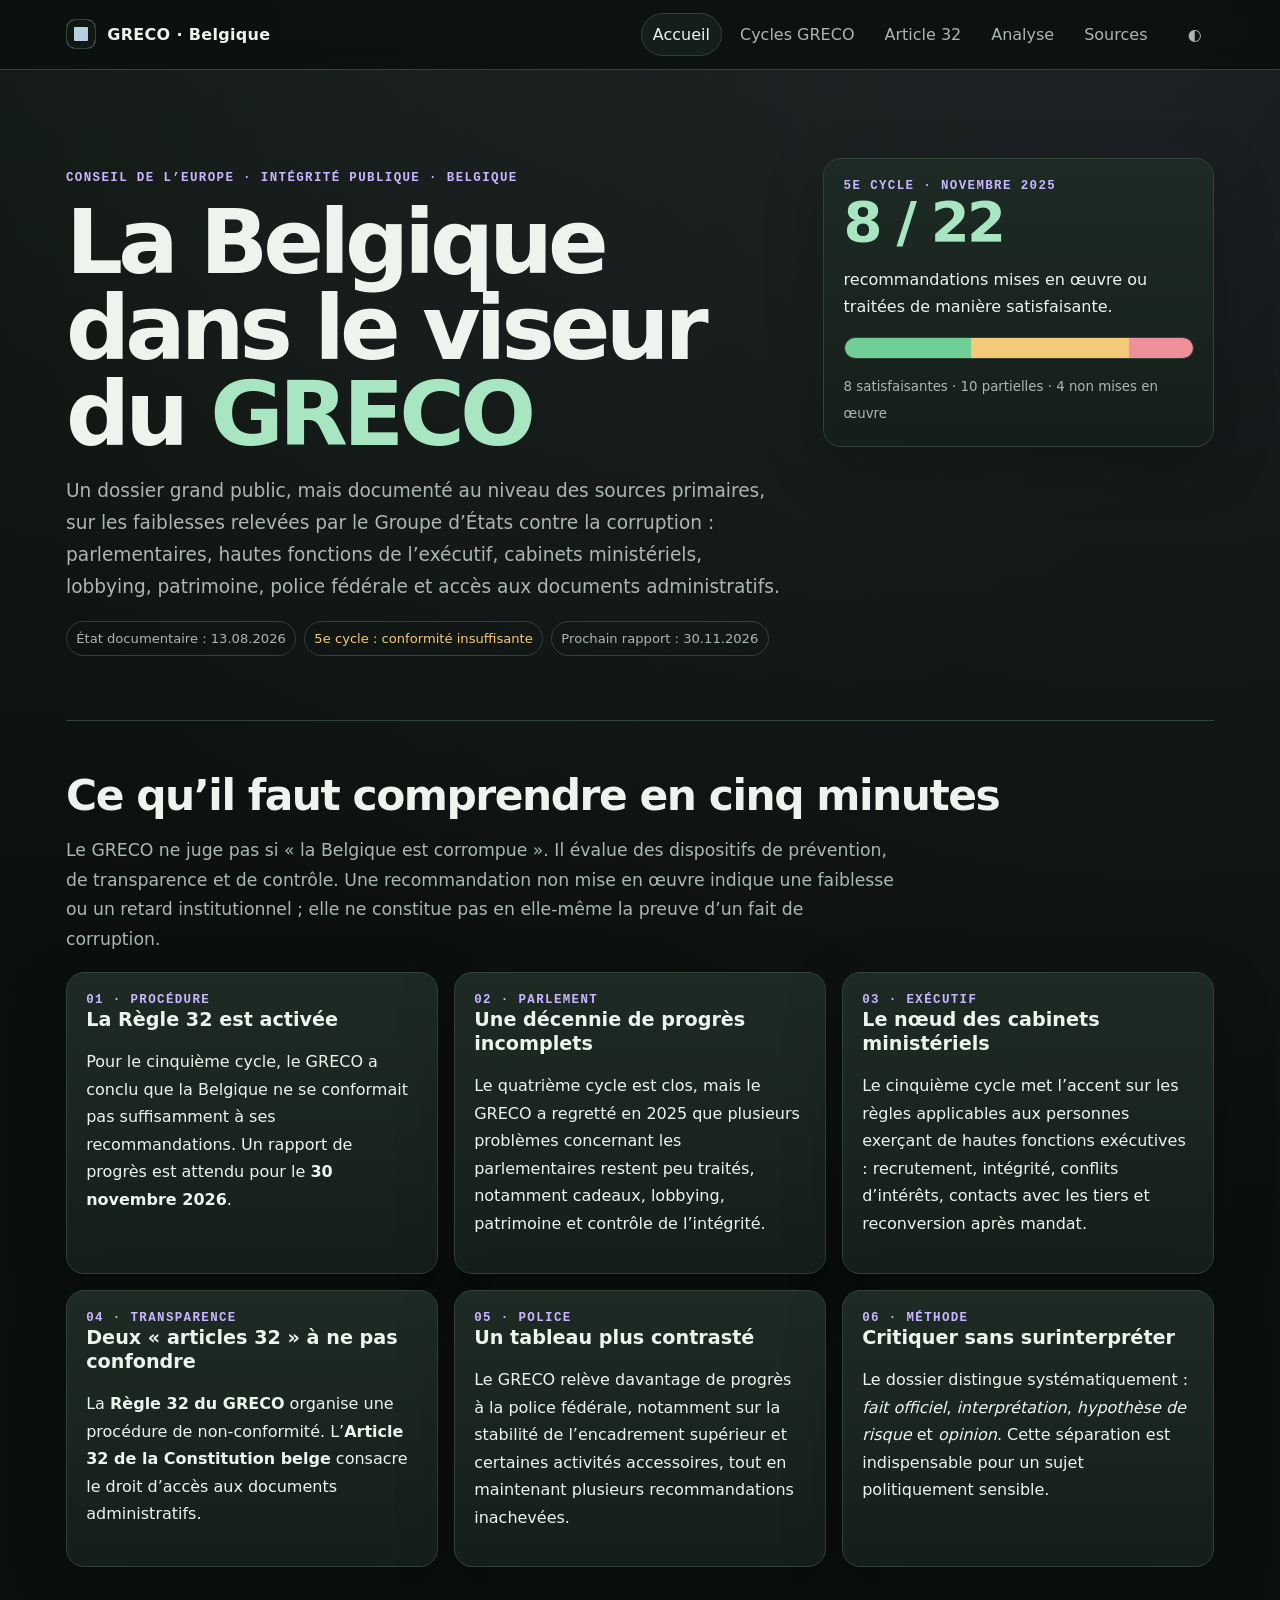
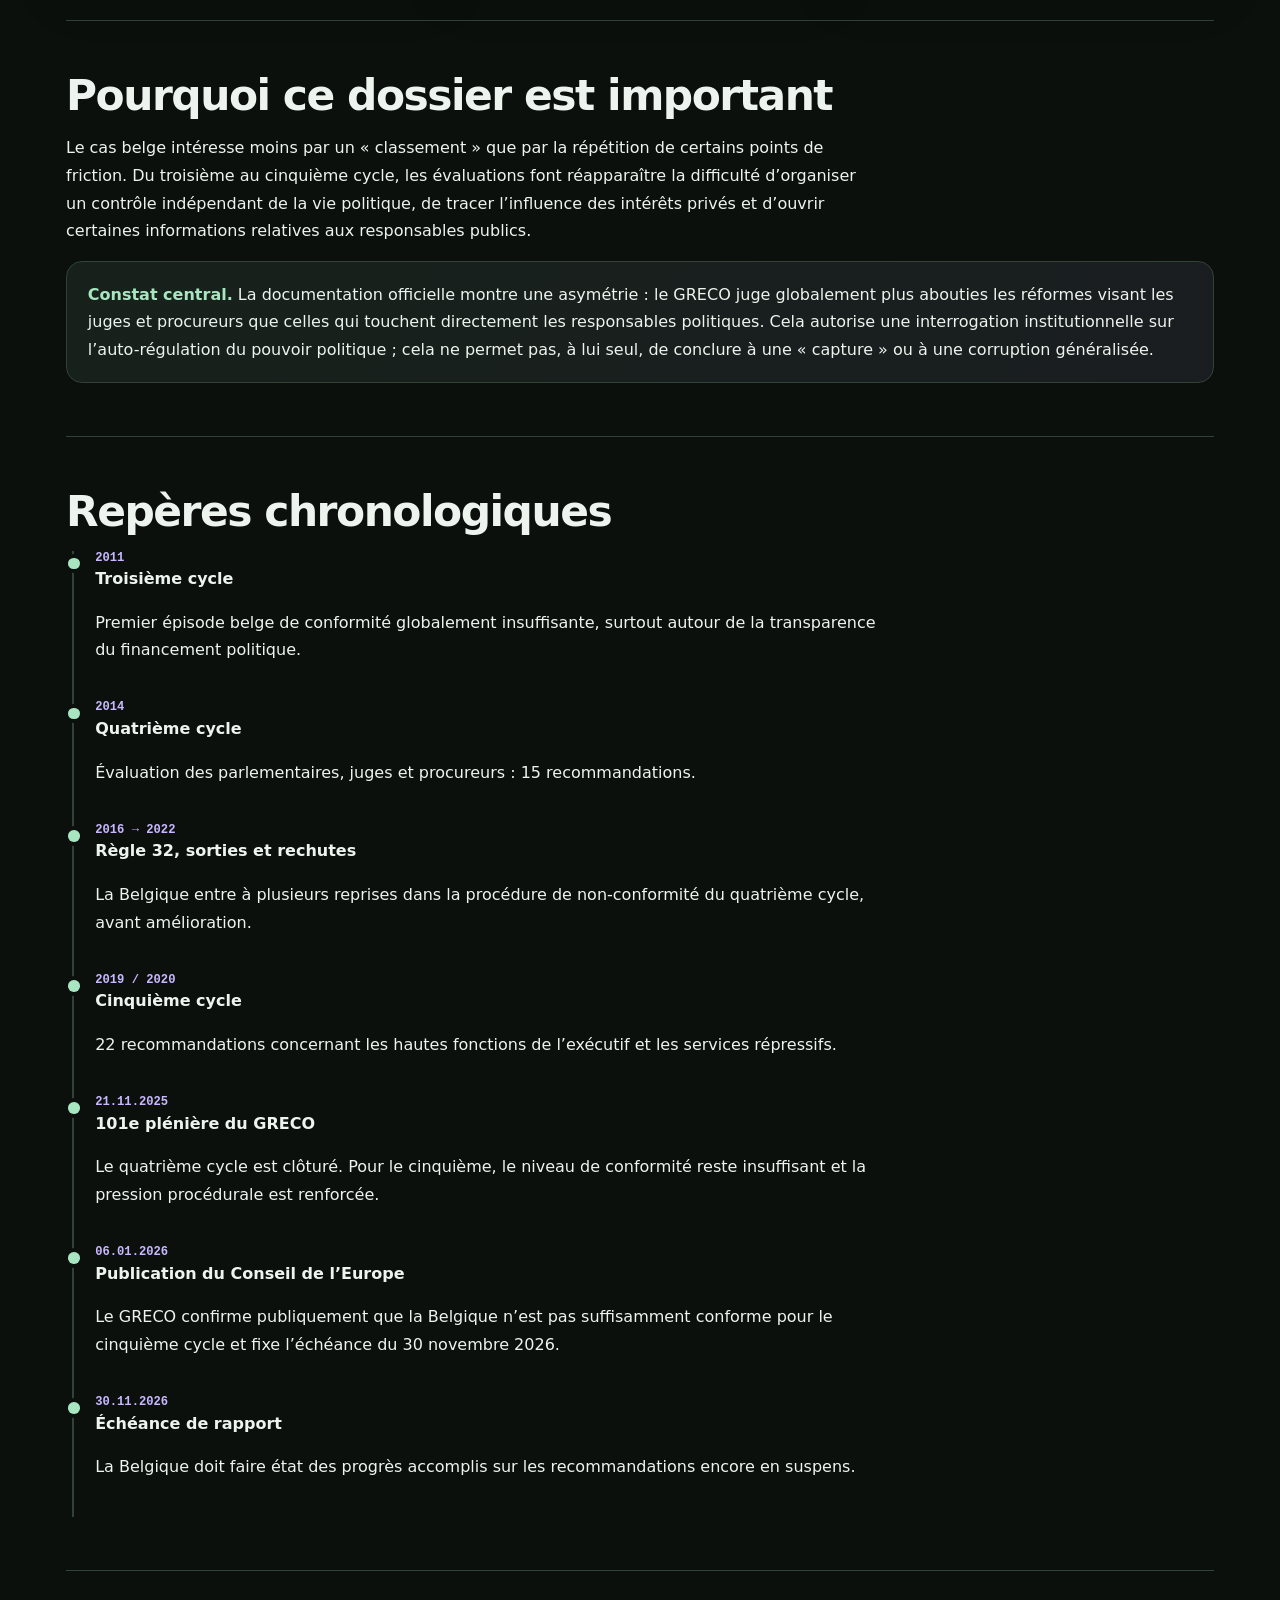
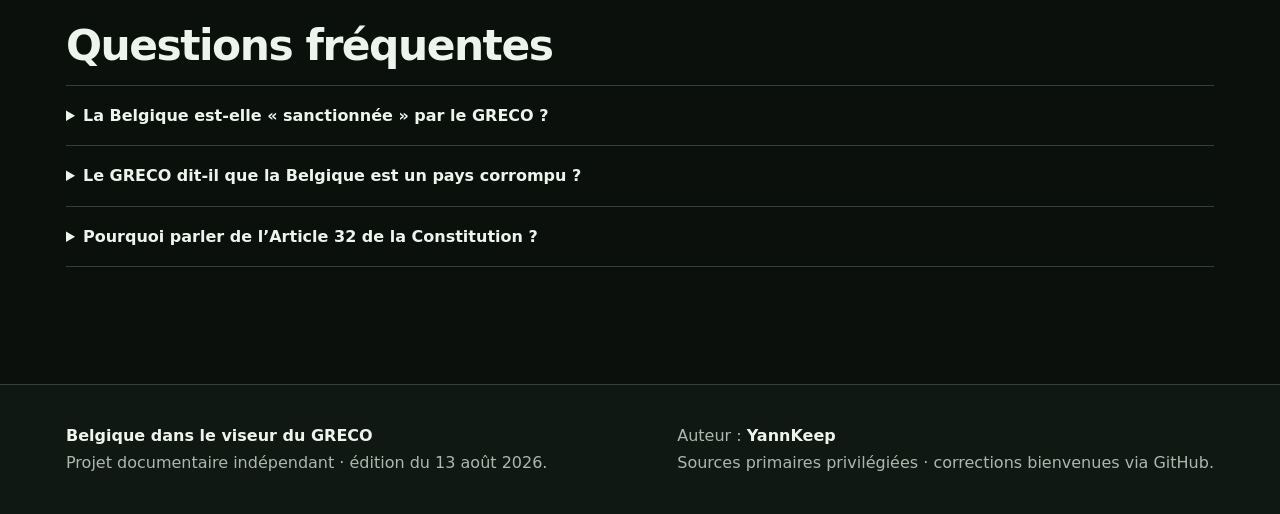
<file: index.html>
<!doctype html><html lang="fr-BE"><head>
<meta charset="utf-8"><meta name="viewport" content="width=device-width,initial-scale=1">
<title>Belgique dans le viseur du GRECO — dossier 2026</title><meta name="description" content="Dossier documenté sur la Belgique et le GRECO : Règle 32, cycles d’évaluation, intégrité politique, Article 32, lobbying, patrimoine, cabinets ministériels et police fédérale.">
<meta name="robots" content="index,follow,max-image-preview:large"><meta name="author" content="YannKeep">
<link rel="canonical" href="https://yannkeep.github.io/greco-belgique/"><link rel="stylesheet" href="assets/styles.css">
<meta property="og:type" content="article"><meta property="og:locale" content="fr_BE"><meta property="og:site_name" content="Belgique dans le viseur du GRECO">
<meta property="og:title" content="Belgique dans le viseur du GRECO — dossier 2026"><meta property="og:description" content="Dossier documenté sur la Belgique et le GRECO : Règle 32, cycles d’évaluation, intégrité politique, Article 32, lobbying, patrimoine, cabinets ministériels et police fédérale."><meta property="og:url" content="https://yannkeep.github.io/greco-belgique/">
<meta name="twitter:card" content="summary"><meta name="theme-color" content="#0b100d">
<script type="application/ld+json">{"@context":"https://schema.org","@type":"Article","headline":"Belgique dans le viseur du GRECO — dossier 2026","name":"Belgique dans le viseur du GRECO — dossier 2026","description":"Dossier documenté sur la Belgique et le GRECO : Règle 32, cycles d’évaluation, intégrité politique, Article 32, lobbying, patrimoine, cabinets ministériels et police fédérale.","inLanguage":"fr-BE","dateModified":"2026-08-13","author":{"@type":"Person","name":"YannKeep"},"publisher":{"@type":"Person","name":"YannKeep"},"url":"https://yannkeep.github.io/greco-belgique/","isPartOf":{"@type":"WebSite","name":"Belgique dans le viseur du GRECO","url":"https://yannkeep.github.io/greco-belgique/"}}</script>
</head><body><a class="skip" href="#contenu">Aller au contenu</a><div class="sitebar"><nav class="nav" aria-label="Navigation principale">
<a class="brand" href="index.html"><span class="mark" aria-hidden="true"></span><span>GRECO · Belgique</span></a>
<div class="navlinks"><a href="index.html" aria-current="page">Accueil</a><a href="cycles.html" >Cycles GRECO</a><a href="article-32.html" >Article 32</a><a href="analyse.html" >Analyse</a><a href="sources.html" >Sources</a></div>
<button class="theme" type="button" data-theme-toggle aria-label="Activer le thème clair">◐</button>
</nav></div>
<main id="contenu">
<header class="hero">
<div>
<p class="eyebrow">Conseil de l’Europe · intégrité publique · Belgique</p>
<h1>La Belgique dans le viseur du <span>GRECO</span></h1>
<p class="lede">Un dossier grand public, mais documenté au niveau des sources primaires, sur les faiblesses relevées par le Groupe d’États contre la corruption : parlementaires, hautes fonctions de l’exécutif, cabinets ministériels, lobbying, patrimoine, police fédérale et accès aux documents administratifs.</p>
<div class="meta"><span class="chip">État documentaire : 13.08.2026</span><span class="chip warn">5e cycle : conformité insuffisante</span><span class="chip">Prochain rapport : 30.11.2026</span></div>
</div>
<aside class="hero-card"><div class="eyebrow">5e cycle · novembre 2025</div><div class="big">8 / 22</div><p>recommandations mises en œuvre ou traitées de manière satisfaisante.</p><div class="statusbar" aria-label="8 satisfaisantes, 10 partielles, 4 non mises en œuvre"><span></span><span></span><span></span></div><small>8 satisfaisantes · 10 partielles · 4 non mises en œuvre</small></aside>
</header>

<section id="essentiel"><h2>Ce qu’il faut comprendre en cinq minutes</h2><p class="section-intro">Le GRECO ne juge pas si « la Belgique est corrompue ». Il évalue des dispositifs de prévention, de transparence et de contrôle. Une recommandation non mise en œuvre indique une faiblesse ou un retard institutionnel ; elle ne constitue pas en elle-même la preuve d’un fait de corruption.</p>
<div class="grid">
<article class="card"><div class="eyebrow">01 · Procédure</div><h3>La Règle 32 est activée</h3><p>Pour le cinquième cycle, le GRECO a conclu que la Belgique ne se conformait pas suffisamment à ses recommandations. Un rapport de progrès est attendu pour le <strong>30 novembre 2026</strong>.</p></article>
<article class="card"><div class="eyebrow">02 · Parlement</div><h3>Une décennie de progrès incomplets</h3><p>Le quatrième cycle est clos, mais le GRECO a regretté en 2025 que plusieurs problèmes concernant les parlementaires restent peu traités, notamment cadeaux, lobbying, patrimoine et contrôle de l’intégrité.</p></article>
<article class="card"><div class="eyebrow">03 · Exécutif</div><h3>Le nœud des cabinets ministériels</h3><p>Le cinquième cycle met l’accent sur les règles applicables aux personnes exerçant de hautes fonctions exécutives : recrutement, intégrité, conflits d’intérêts, contacts avec les tiers et reconversion après mandat.</p></article>
<article class="card"><div class="eyebrow">04 · Transparence</div><h3>Deux « articles 32 » à ne pas confondre</h3><p>La <strong>Règle 32 du GRECO</strong> organise une procédure de non-conformité. L’<strong>Article 32 de la Constitution belge</strong> consacre le droit d’accès aux documents administratifs.</p></article>
<article class="card"><div class="eyebrow">05 · Police</div><h3>Un tableau plus contrasté</h3><p>Le GRECO relève davantage de progrès à la police fédérale, notamment sur la stabilité de l’encadrement supérieur et certaines activités accessoires, tout en maintenant plusieurs recommandations inachevées.</p></article>
<article class="card"><div class="eyebrow">06 · Méthode</div><h3>Critiquer sans surinterpréter</h3><p>Le dossier distingue systématiquement : <em>fait officiel</em>, <em>interprétation</em>, <em>hypothèse de risque</em> et <em>opinion</em>. Cette séparation est indispensable pour un sujet politiquement sensible.</p></article>
</div></section>

<section><h2>Pourquoi ce dossier est important</h2><p>Le cas belge intéresse moins par un « classement » que par la répétition de certains points de friction. Du troisième au cinquième cycle, les évaluations font réapparaître la difficulté d’organiser un contrôle indépendant de la vie politique, de tracer l’influence des intérêts privés et d’ouvrir certaines informations relatives aux responsables publics.</p>
<div class="callout"><b>Constat central.</b> La documentation officielle montre une asymétrie : le GRECO juge globalement plus abouties les réformes visant les juges et procureurs que celles qui touchent directement les responsables politiques. Cela autorise une interrogation institutionnelle sur l’auto-régulation du pouvoir politique ; cela ne permet pas, à lui seul, de conclure à une « capture » ou à une corruption généralisée.</div></section>

<section><h2>Repères chronologiques</h2><div class="timeline">
<div class="event"><div class="date">2011</div><strong>Troisième cycle</strong><p>Premier épisode belge de conformité globalement insuffisante, surtout autour de la transparence du financement politique.</p></div>
<div class="event"><div class="date">2014</div><strong>Quatrième cycle</strong><p>Évaluation des parlementaires, juges et procureurs : 15 recommandations.</p></div>
<div class="event"><div class="date">2016 → 2022</div><strong>Règle 32, sorties et rechutes</strong><p>La Belgique entre à plusieurs reprises dans la procédure de non-conformité du quatrième cycle, avant amélioration.</p></div>
<div class="event"><div class="date">2019 / 2020</div><strong>Cinquième cycle</strong><p>22 recommandations concernant les hautes fonctions de l’exécutif et les services répressifs.</p></div>
<div class="event"><div class="date">21.11.2025</div><strong>101e plénière du GRECO</strong><p>Le quatrième cycle est clôturé. Pour le cinquième, le niveau de conformité reste insuffisant et la pression procédurale est renforcée.</p></div>
<div class="event"><div class="date">06.01.2026</div><strong>Publication du Conseil de l’Europe</strong><p>Le GRECO confirme publiquement que la Belgique n’est pas suffisamment conforme pour le cinquième cycle et fixe l’échéance du 30 novembre 2026.</p></div>
<div class="event"><div class="date">30.11.2026</div><strong>Échéance de rapport</strong><p>La Belgique doit faire état des progrès accomplis sur les recommandations encore en suspens.</p></div>
</div></section>

<section class="faq"><h2>Questions fréquentes</h2>
<details><summary>La Belgique est-elle « sanctionnée » par le GRECO ?</summary><p>Le terme doit être manié avec prudence. La Règle 32 organise une escalade de pression institutionnelle et diplomatique. Le GRECO n’inflige pas, dans ce cadre, une amende ou une sanction pénale. Son levier principal est la surveillance renforcée, la publicité des constats et la pression par les pairs.</p></details>
<details><summary>Le GRECO dit-il que la Belgique est un pays corrompu ?</summary><p>Non. Les rapports évaluent la robustesse de mécanismes de prévention et de contrôle. Ils peuvent signaler des risques et des carences, pas établir une culpabilité collective.</p></details>
<details><summary>Pourquoi parler de l’Article 32 de la Constitution ?</summary><p>Parce que l’accès aux documents administratifs est une infrastructure de transparence. Le rapprochement avec la Règle 32 du GRECO est analytique et pédagogique : les deux textes n’ont ni le même objet ni la même nature juridique.</p></details>
</section>
</main><footer class="footer"><div class="footer-inner"><div><strong>Belgique dans le viseur du GRECO</strong><br>Projet documentaire indépendant · édition du 13 août 2026.</div><div>Auteur : <strong>YannKeep</strong><br>Sources primaires privilégiées · corrections bienvenues via GitHub.</div></div></footer><script src="assets/app.js" defer></script></body></html>
</file>
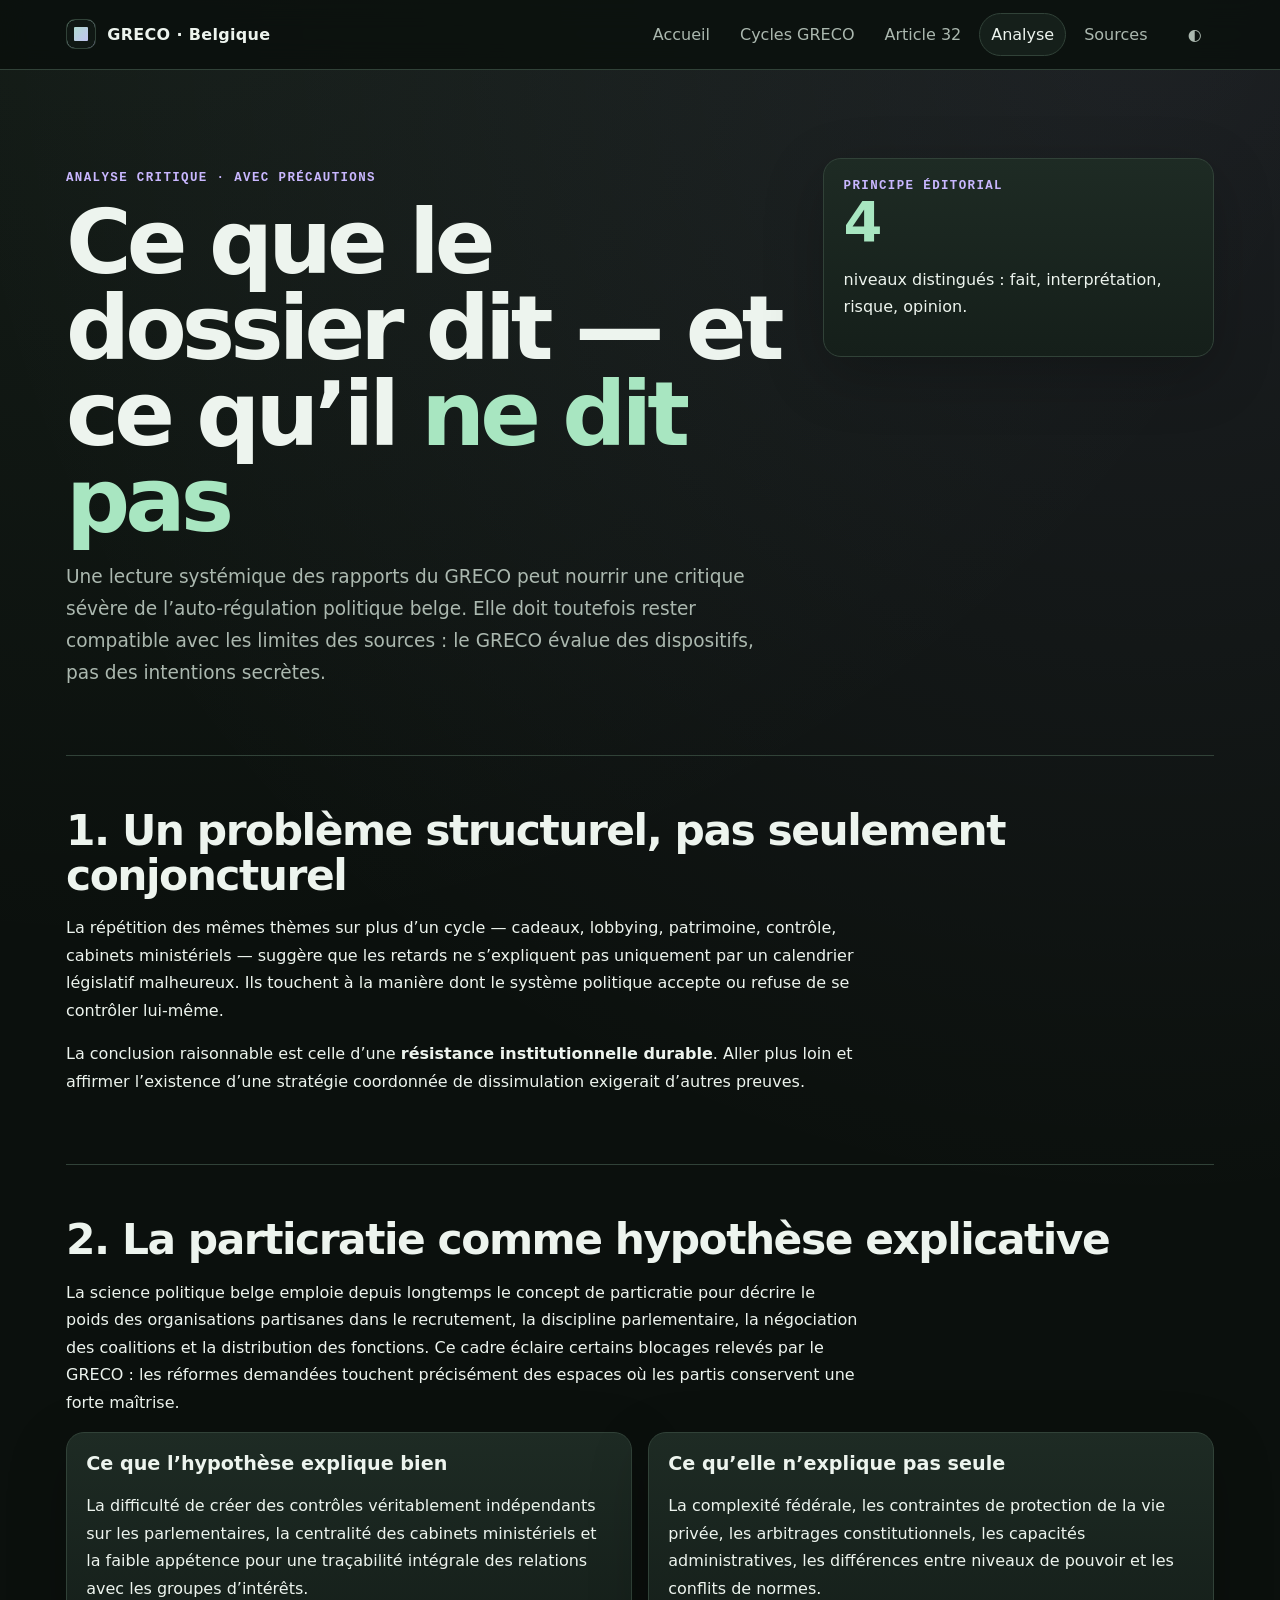
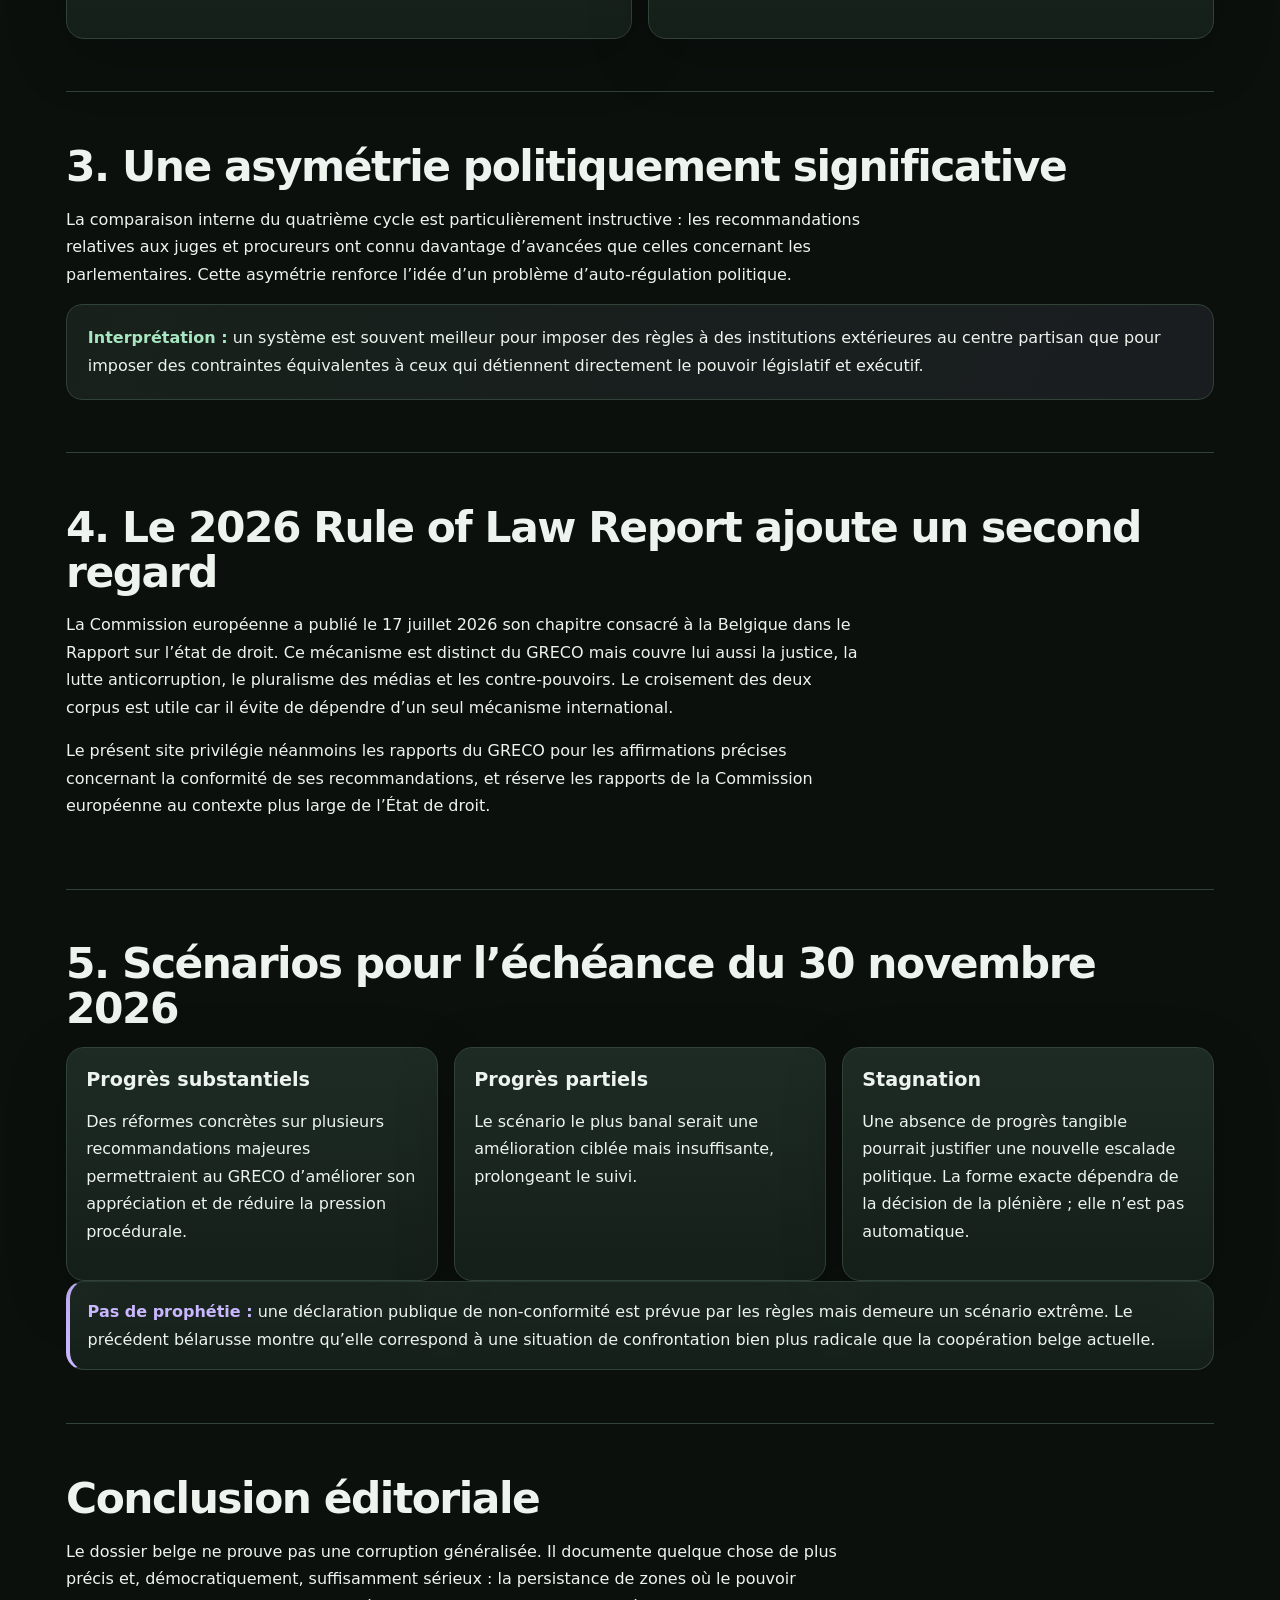
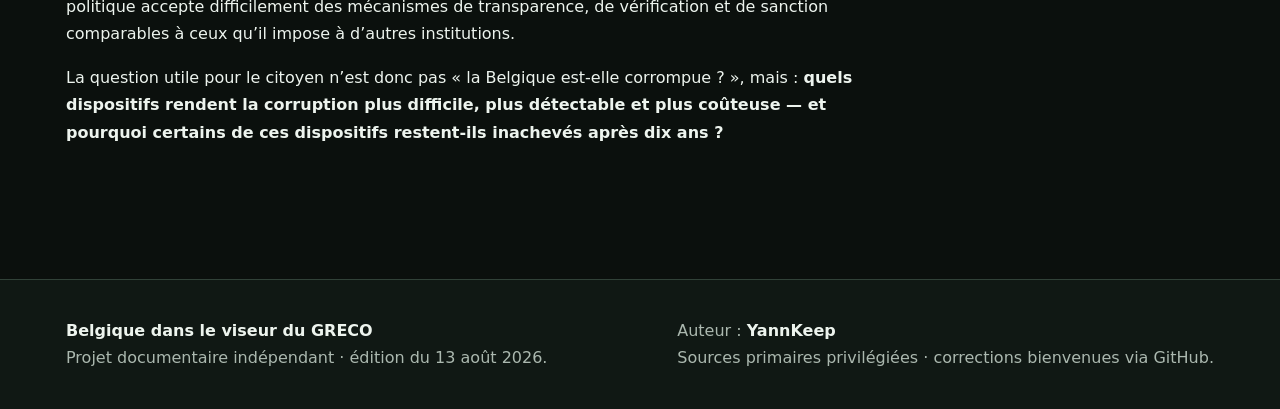
<file: analyse.html>
<!doctype html><html lang="fr-BE"><head>
<meta charset="utf-8"><meta name="viewport" content="width=device-width,initial-scale=1">
<title>Analyse critique — GRECO, particratie et intégrité publique en Belgique</title><meta name="description" content="Analyse critique et prudente des constats GRECO sur la Belgique : auto-régulation politique, particratie, asymétrie entre institutions et scénarios pour 2026.">
<meta name="robots" content="index,follow,max-image-preview:large"><meta name="author" content="YannKeep">
<link rel="canonical" href="https://yannkeep.github.io/greco-belgique/analyse.html"><link rel="stylesheet" href="assets/styles.css">
<meta property="og:type" content="article"><meta property="og:locale" content="fr_BE"><meta property="og:site_name" content="Belgique dans le viseur du GRECO">
<meta property="og:title" content="Analyse critique — GRECO, particratie et intégrité publique en Belgique"><meta property="og:description" content="Analyse critique et prudente des constats GRECO sur la Belgique : auto-régulation politique, particratie, asymétrie entre institutions et scénarios pour 2026."><meta property="og:url" content="https://yannkeep.github.io/greco-belgique/analyse.html">
<meta name="twitter:card" content="summary"><meta name="theme-color" content="#0b100d">
<script type="application/ld+json">{"@context":"https://schema.org","@type":"Article","headline":"Analyse critique — GRECO, particratie et intégrité publique en Belgique","name":"Analyse critique — GRECO, particratie et intégrité publique en Belgique","description":"Analyse critique et prudente des constats GRECO sur la Belgique : auto-régulation politique, particratie, asymétrie entre institutions et scénarios pour 2026.","inLanguage":"fr-BE","dateModified":"2026-08-13","author":{"@type":"Person","name":"YannKeep"},"publisher":{"@type":"Person","name":"YannKeep"},"url":"https://yannkeep.github.io/greco-belgique/analyse.html","isPartOf":{"@type":"WebSite","name":"Belgique dans le viseur du GRECO","url":"https://yannkeep.github.io/greco-belgique/"}}</script>
</head><body><a class="skip" href="#contenu">Aller au contenu</a><div class="sitebar"><nav class="nav" aria-label="Navigation principale">
<a class="brand" href="index.html"><span class="mark" aria-hidden="true"></span><span>GRECO · Belgique</span></a>
<div class="navlinks"><a href="index.html" >Accueil</a><a href="cycles.html" >Cycles GRECO</a><a href="article-32.html" >Article 32</a><a href="analyse.html" aria-current="page">Analyse</a><a href="sources.html" >Sources</a></div>
<button class="theme" type="button" data-theme-toggle aria-label="Activer le thème clair">◐</button>
</nav></div>
<main id="contenu">
<header class="hero"><div><p class="eyebrow">Analyse critique · avec précautions</p><h1>Ce que le dossier dit — et ce qu’il <span>ne dit pas</span></h1><p class="lede">Une lecture systémique des rapports du GRECO peut nourrir une critique sévère de l’auto-régulation politique belge. Elle doit toutefois rester compatible avec les limites des sources : le GRECO évalue des dispositifs, pas des intentions secrètes.</p></div><aside class="hero-card"><div class="eyebrow">Principe éditorial</div><div class="big">4</div><p>niveaux distingués : fait, interprétation, risque, opinion.</p></aside></header>

<section><h2>1. Un problème structurel, pas seulement conjoncturel</h2><p>La répétition des mêmes thèmes sur plus d’un cycle — cadeaux, lobbying, patrimoine, contrôle, cabinets ministériels — suggère que les retards ne s’expliquent pas uniquement par un calendrier législatif malheureux. Ils touchent à la manière dont le système politique accepte ou refuse de se contrôler lui-même.</p>
<p>La conclusion raisonnable est celle d’une <strong>résistance institutionnelle durable</strong>. Aller plus loin et affirmer l’existence d’une stratégie coordonnée de dissimulation exigerait d’autres preuves.</p></section>

<section><h2>2. La particratie comme hypothèse explicative</h2><p>La science politique belge emploie depuis longtemps le concept de particratie pour décrire le poids des organisations partisanes dans le recrutement, la discipline parlementaire, la négociation des coalitions et la distribution des fonctions. Ce cadre éclaire certains blocages relevés par le GRECO : les réformes demandées touchent précisément des espaces où les partis conservent une forte maîtrise.</p>
<div class="grid"><article class="card wide"><h3>Ce que l’hypothèse explique bien</h3><p>La difficulté de créer des contrôles véritablement indépendants sur les parlementaires, la centralité des cabinets ministériels et la faible appétence pour une traçabilité intégrale des relations avec les groupes d’intérêts.</p></article><article class="card wide"><h3>Ce qu’elle n’explique pas seule</h3><p>La complexité fédérale, les contraintes de protection de la vie privée, les arbitrages constitutionnels, les capacités administratives, les différences entre niveaux de pouvoir et les conflits de normes.</p></article></div></section>

<section><h2>3. Une asymétrie politiquement significative</h2><p>La comparaison interne du quatrième cycle est particulièrement instructive : les recommandations relatives aux juges et procureurs ont connu davantage d’avancées que celles concernant les parlementaires. Cette asymétrie renforce l’idée d’un problème d’auto-régulation politique.</p>
<div class="callout"><b>Interprétation :</b> un système est souvent meilleur pour imposer des règles à des institutions extérieures au centre partisan que pour imposer des contraintes équivalentes à ceux qui détiennent directement le pouvoir législatif et exécutif.</div></section>

<section><h2>4. Le 2026 Rule of Law Report ajoute un second regard</h2><p>La Commission européenne a publié le 17 juillet 2026 son chapitre consacré à la Belgique dans le Rapport sur l’état de droit. Ce mécanisme est distinct du GRECO mais couvre lui aussi la justice, la lutte anticorruption, le pluralisme des médias et les contre-pouvoirs. Le croisement des deux corpus est utile car il évite de dépendre d’un seul mécanisme international.</p>
<p>Le présent site privilégie néanmoins les rapports du GRECO pour les affirmations précises concernant la conformité de ses recommandations, et réserve les rapports de la Commission européenne au contexte plus large de l’État de droit.</p></section>

<section><h2>5. Scénarios pour l’échéance du 30 novembre 2026</h2><div class="grid">
<article class="card"><h3>Progrès substantiels</h3><p>Des réformes concrètes sur plusieurs recommandations majeures permettraient au GRECO d’améliorer son appréciation et de réduire la pression procédurale.</p></article>
<article class="card"><h3>Progrès partiels</h3><p>Le scénario le plus banal serait une amélioration ciblée mais insuffisante, prolongeant le suivi.</p></article>
<article class="card"><h3>Stagnation</h3><p>Une absence de progrès tangible pourrait justifier une nouvelle escalade politique. La forme exacte dépendra de la décision de la plénière ; elle n’est pas automatique.</p></article>
</div><div class="note"><strong>Pas de prophétie :</strong> une déclaration publique de non-conformité est prévue par les règles mais demeure un scénario extrême. Le précédent bélarusse montre qu’elle correspond à une situation de confrontation bien plus radicale que la coopération belge actuelle.</div></section>

<section><h2>Conclusion éditoriale</h2><p>Le dossier belge ne prouve pas une corruption généralisée. Il documente quelque chose de plus précis et, démocratiquement, suffisamment sérieux : la persistance de zones où le pouvoir politique accepte difficilement des mécanismes de transparence, de vérification et de sanction comparables à ceux qu’il impose à d’autres institutions.</p>
<p>La question utile pour le citoyen n’est donc pas « la Belgique est-elle corrompue ? », mais : <strong>quels dispositifs rendent la corruption plus difficile, plus détectable et plus coûteuse — et pourquoi certains de ces dispositifs restent-ils inachevés après dix ans ?</strong></p></section>
</main><footer class="footer"><div class="footer-inner"><div><strong>Belgique dans le viseur du GRECO</strong><br>Projet documentaire indépendant · édition du 13 août 2026.</div><div>Auteur : <strong>YannKeep</strong><br>Sources primaires privilégiées · corrections bienvenues via GitHub.</div></div></footer><script src="assets/app.js" defer></script></body></html>
</file>
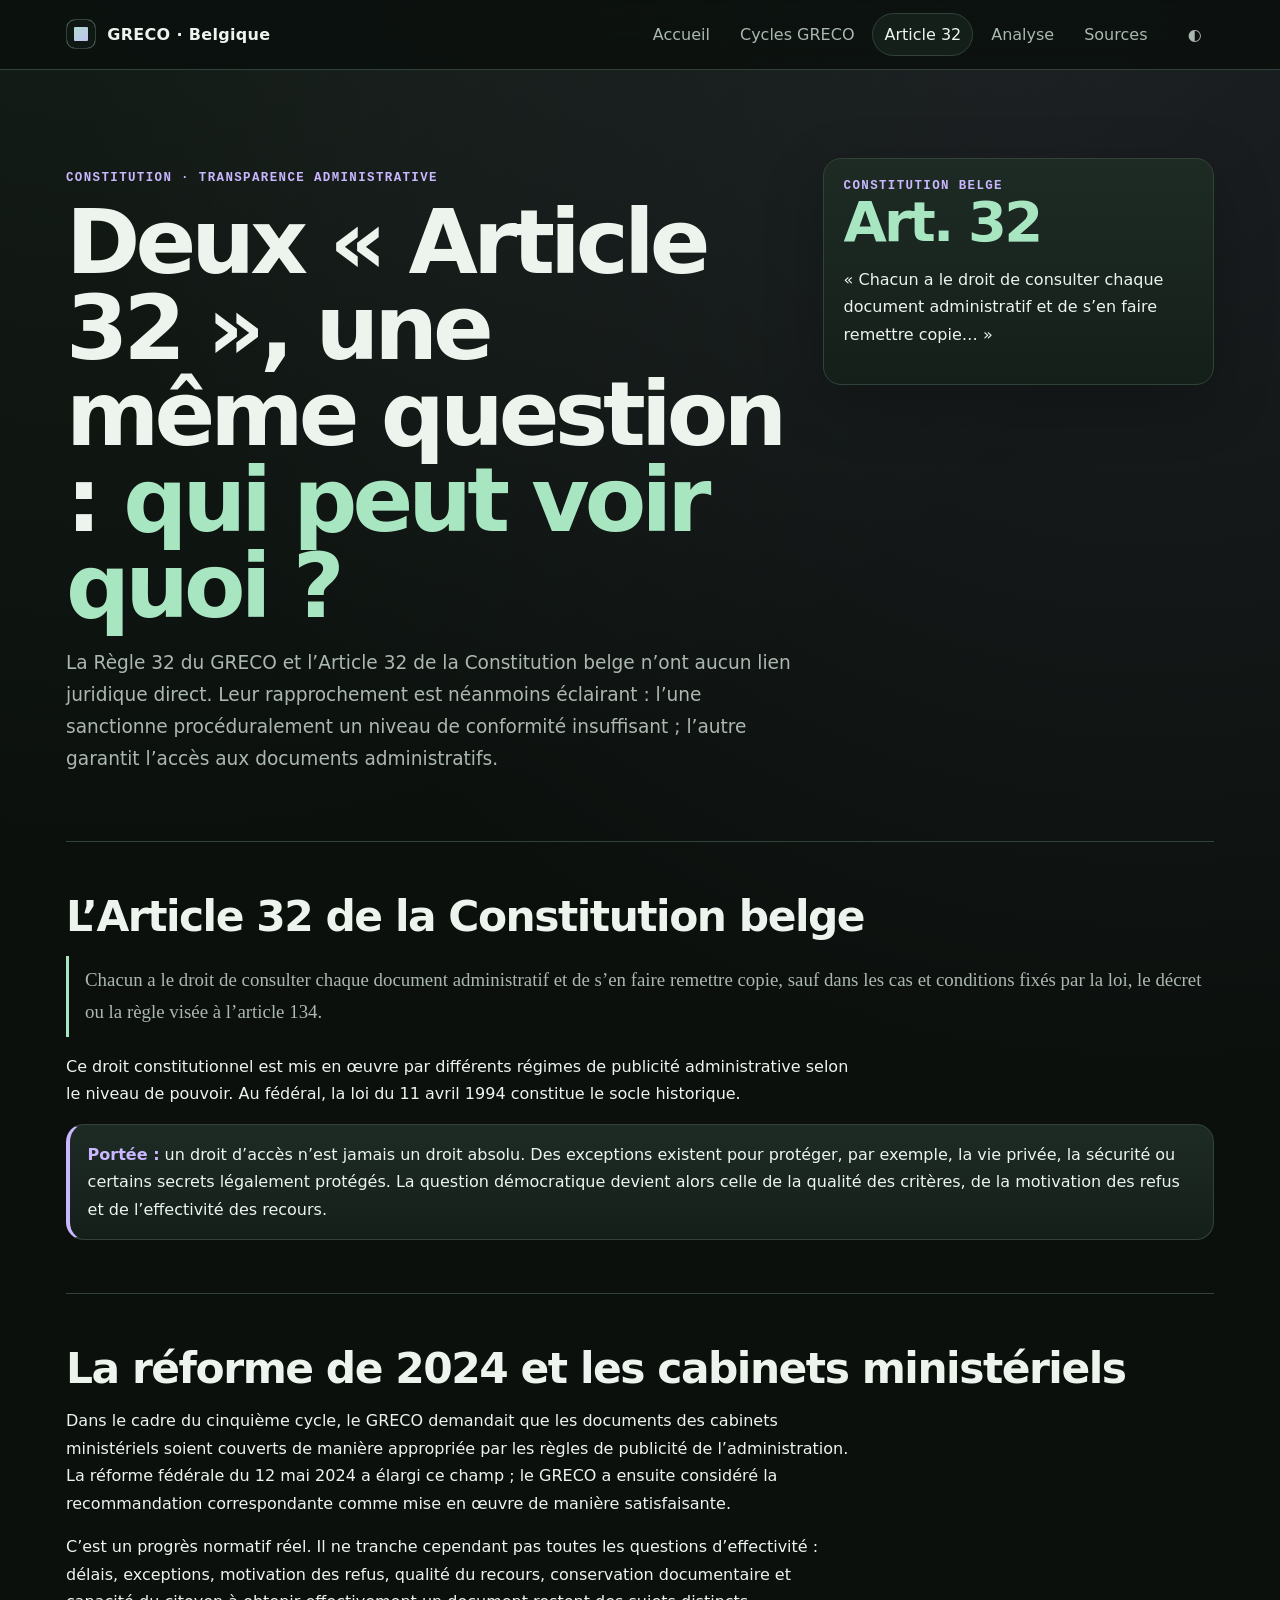
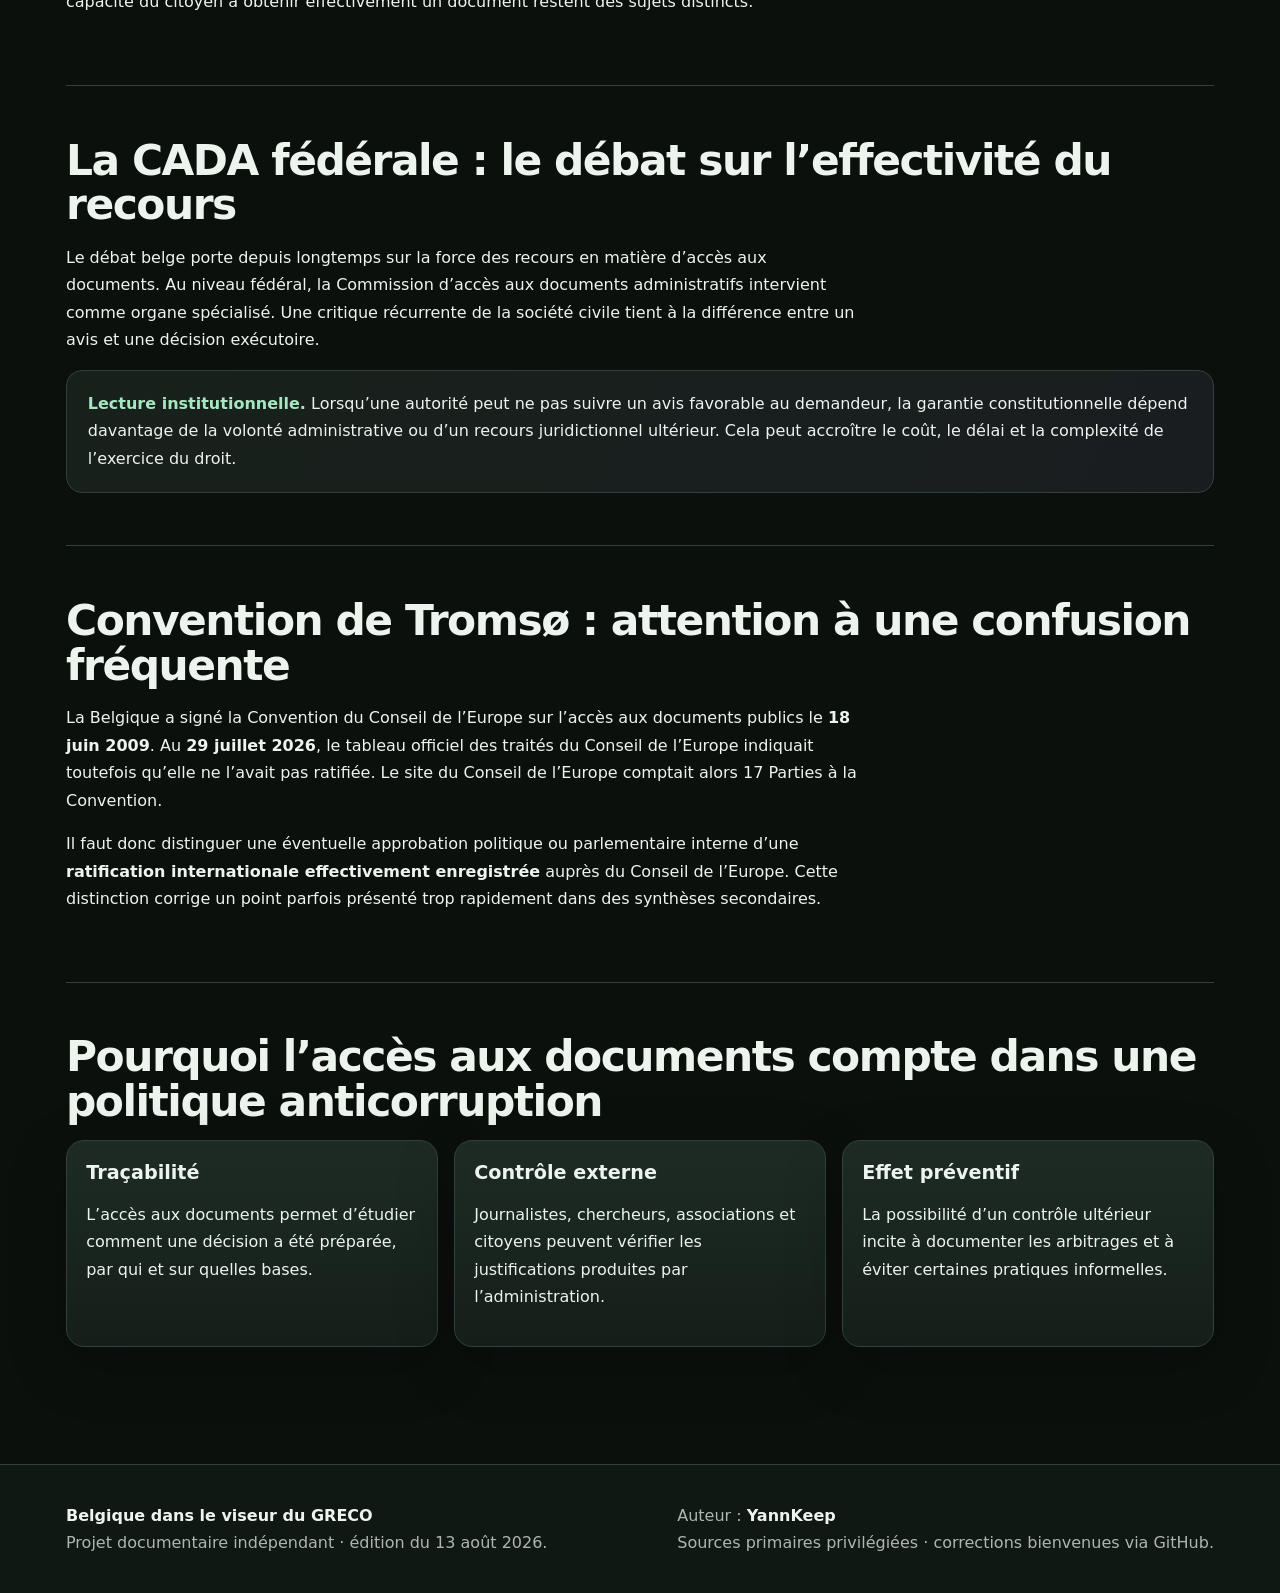
<file: article-32.html>
<!doctype html><html lang="fr-BE"><head>
<meta charset="utf-8"><meta name="viewport" content="width=device-width,initial-scale=1">
<title>Article 32 en Belgique — transparence administrative et GRECO</title><meta name="description" content="Analyse de l’Article 32 de la Constitution belge, de la publicité de l’administration, des cabinets ministériels, de la CADA et de la Convention de Tromsø.">
<meta name="robots" content="index,follow,max-image-preview:large"><meta name="author" content="YannKeep">
<link rel="canonical" href="https://yannkeep.github.io/greco-belgique/article-32.html"><link rel="stylesheet" href="assets/styles.css">
<meta property="og:type" content="article"><meta property="og:locale" content="fr_BE"><meta property="og:site_name" content="Belgique dans le viseur du GRECO">
<meta property="og:title" content="Article 32 en Belgique — transparence administrative et GRECO"><meta property="og:description" content="Analyse de l’Article 32 de la Constitution belge, de la publicité de l’administration, des cabinets ministériels, de la CADA et de la Convention de Tromsø."><meta property="og:url" content="https://yannkeep.github.io/greco-belgique/article-32.html">
<meta name="twitter:card" content="summary"><meta name="theme-color" content="#0b100d">
<script type="application/ld+json">{"@context":"https://schema.org","@type":"Article","headline":"Article 32 en Belgique — transparence administrative et GRECO","name":"Article 32 en Belgique — transparence administrative et GRECO","description":"Analyse de l’Article 32 de la Constitution belge, de la publicité de l’administration, des cabinets ministériels, de la CADA et de la Convention de Tromsø.","inLanguage":"fr-BE","dateModified":"2026-08-13","author":{"@type":"Person","name":"YannKeep"},"publisher":{"@type":"Person","name":"YannKeep"},"url":"https://yannkeep.github.io/greco-belgique/article-32.html","isPartOf":{"@type":"WebSite","name":"Belgique dans le viseur du GRECO","url":"https://yannkeep.github.io/greco-belgique/"}}</script>
</head><body><a class="skip" href="#contenu">Aller au contenu</a><div class="sitebar"><nav class="nav" aria-label="Navigation principale">
<a class="brand" href="index.html"><span class="mark" aria-hidden="true"></span><span>GRECO · Belgique</span></a>
<div class="navlinks"><a href="index.html" >Accueil</a><a href="cycles.html" >Cycles GRECO</a><a href="article-32.html" aria-current="page">Article 32</a><a href="analyse.html" >Analyse</a><a href="sources.html" >Sources</a></div>
<button class="theme" type="button" data-theme-toggle aria-label="Activer le thème clair">◐</button>
</nav></div>
<main id="contenu">
<header class="hero"><div><p class="eyebrow">Constitution · transparence administrative</p><h1>Deux « Article 32 », une même question : <span>qui peut voir quoi ?</span></h1><p class="lede">La Règle 32 du GRECO et l’Article 32 de la Constitution belge n’ont aucun lien juridique direct. Leur rapprochement est néanmoins éclairant : l’une sanctionne procéduralement un niveau de conformité insuffisant ; l’autre garantit l’accès aux documents administratifs.</p></div><aside class="hero-card"><div class="eyebrow">Constitution belge</div><div class="big">Art. 32</div><p>« Chacun a le droit de consulter chaque document administratif et de s’en faire remettre copie… »</p></aside></header>

<section><h2>L’Article 32 de la Constitution belge</h2><blockquote>Chacun a le droit de consulter chaque document administratif et de s’en faire remettre copie, sauf dans les cas et conditions fixés par la loi, le décret ou la règle visée à l’article 134.</blockquote>
<p>Ce droit constitutionnel est mis en œuvre par différents régimes de publicité administrative selon le niveau de pouvoir. Au fédéral, la loi du 11 avril 1994 constitue le socle historique.</p>
<div class="note"><strong>Portée :</strong> un droit d’accès n’est jamais un droit absolu. Des exceptions existent pour protéger, par exemple, la vie privée, la sécurité ou certains secrets légalement protégés. La question démocratique devient alors celle de la qualité des critères, de la motivation des refus et de l’effectivité des recours.</div></section>

<section><h2>La réforme de 2024 et les cabinets ministériels</h2><p>Dans le cadre du cinquième cycle, le GRECO demandait que les documents des cabinets ministériels soient couverts de manière appropriée par les règles de publicité de l’administration. La réforme fédérale du 12 mai 2024 a élargi ce champ ; le GRECO a ensuite considéré la recommandation correspondante comme mise en œuvre de manière satisfaisante.</p>
<p>C’est un progrès normatif réel. Il ne tranche cependant pas toutes les questions d’effectivité : délais, exceptions, motivation des refus, qualité du recours, conservation documentaire et capacité du citoyen à obtenir effectivement un document restent des sujets distincts.</p></section>

<section><h2>La CADA fédérale : le débat sur l’effectivité du recours</h2><p>Le débat belge porte depuis longtemps sur la force des recours en matière d’accès aux documents. Au niveau fédéral, la Commission d’accès aux documents administratifs intervient comme organe spécialisé. Une critique récurrente de la société civile tient à la différence entre un avis et une décision exécutoire.</p>
<div class="callout"><b>Lecture institutionnelle.</b> Lorsqu’une autorité peut ne pas suivre un avis favorable au demandeur, la garantie constitutionnelle dépend davantage de la volonté administrative ou d’un recours juridictionnel ultérieur. Cela peut accroître le coût, le délai et la complexité de l’exercice du droit.</div></section>

<section><h2>Convention de Tromsø : attention à une confusion fréquente</h2><p>La Belgique a signé la Convention du Conseil de l’Europe sur l’accès aux documents publics le <strong>18 juin 2009</strong>. Au <strong>29 juillet 2026</strong>, le tableau officiel des traités du Conseil de l’Europe indiquait toutefois qu’elle ne l’avait pas ratifiée. Le site du Conseil de l’Europe comptait alors 17 Parties à la Convention.</p>
<p>Il faut donc distinguer une éventuelle approbation politique ou parlementaire interne d’une <strong>ratification internationale effectivement enregistrée</strong> auprès du Conseil de l’Europe. Cette distinction corrige un point parfois présenté trop rapidement dans des synthèses secondaires.</p></section>

<section><h2>Pourquoi l’accès aux documents compte dans une politique anticorruption</h2><div class="grid">
<article class="card"><h3>Traçabilité</h3><p>L’accès aux documents permet d’étudier comment une décision a été préparée, par qui et sur quelles bases.</p></article>
<article class="card"><h3>Contrôle externe</h3><p>Journalistes, chercheurs, associations et citoyens peuvent vérifier les justifications produites par l’administration.</p></article>
<article class="card"><h3>Effet préventif</h3><p>La possibilité d’un contrôle ultérieur incite à documenter les arbitrages et à éviter certaines pratiques informelles.</p></article>
</div></section>
</main><footer class="footer"><div class="footer-inner"><div><strong>Belgique dans le viseur du GRECO</strong><br>Projet documentaire indépendant · édition du 13 août 2026.</div><div>Auteur : <strong>YannKeep</strong><br>Sources primaires privilégiées · corrections bienvenues via GitHub.</div></div></footer><script src="assets/app.js" defer></script></body></html>
</file>
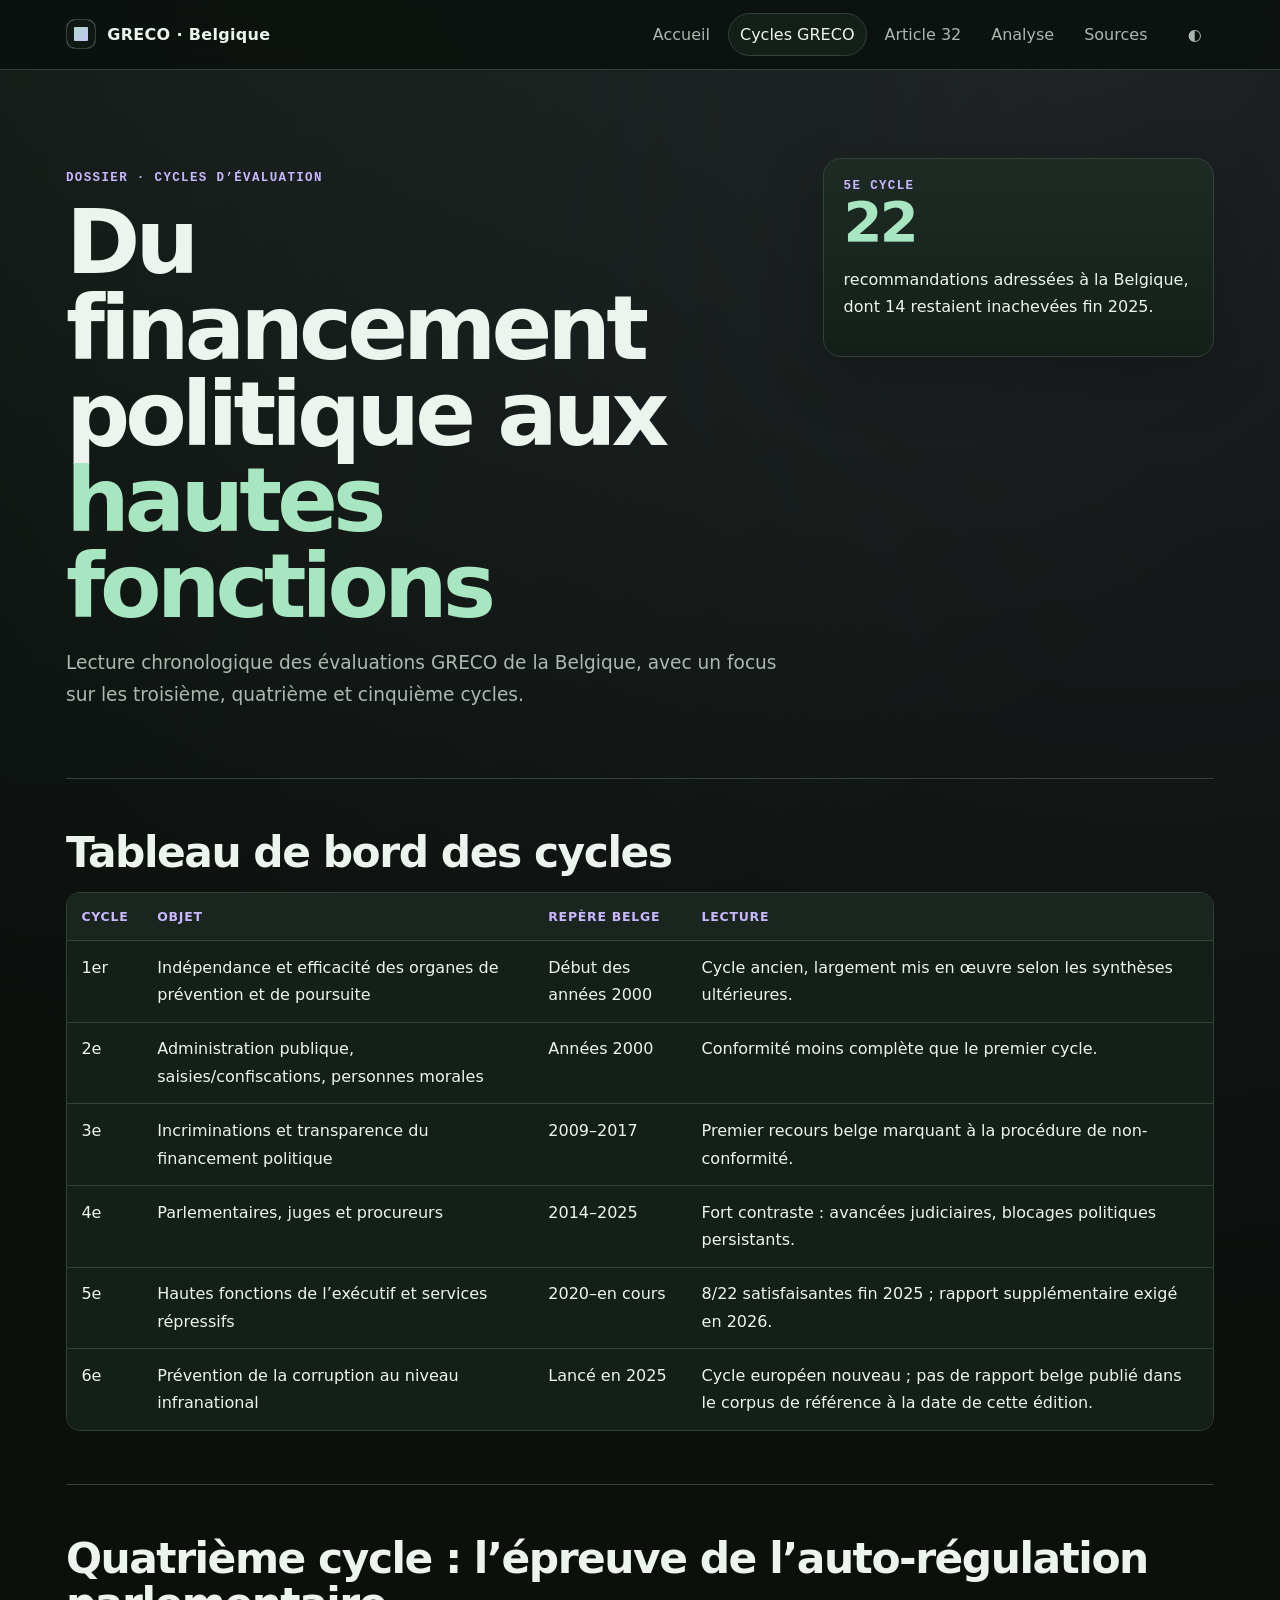
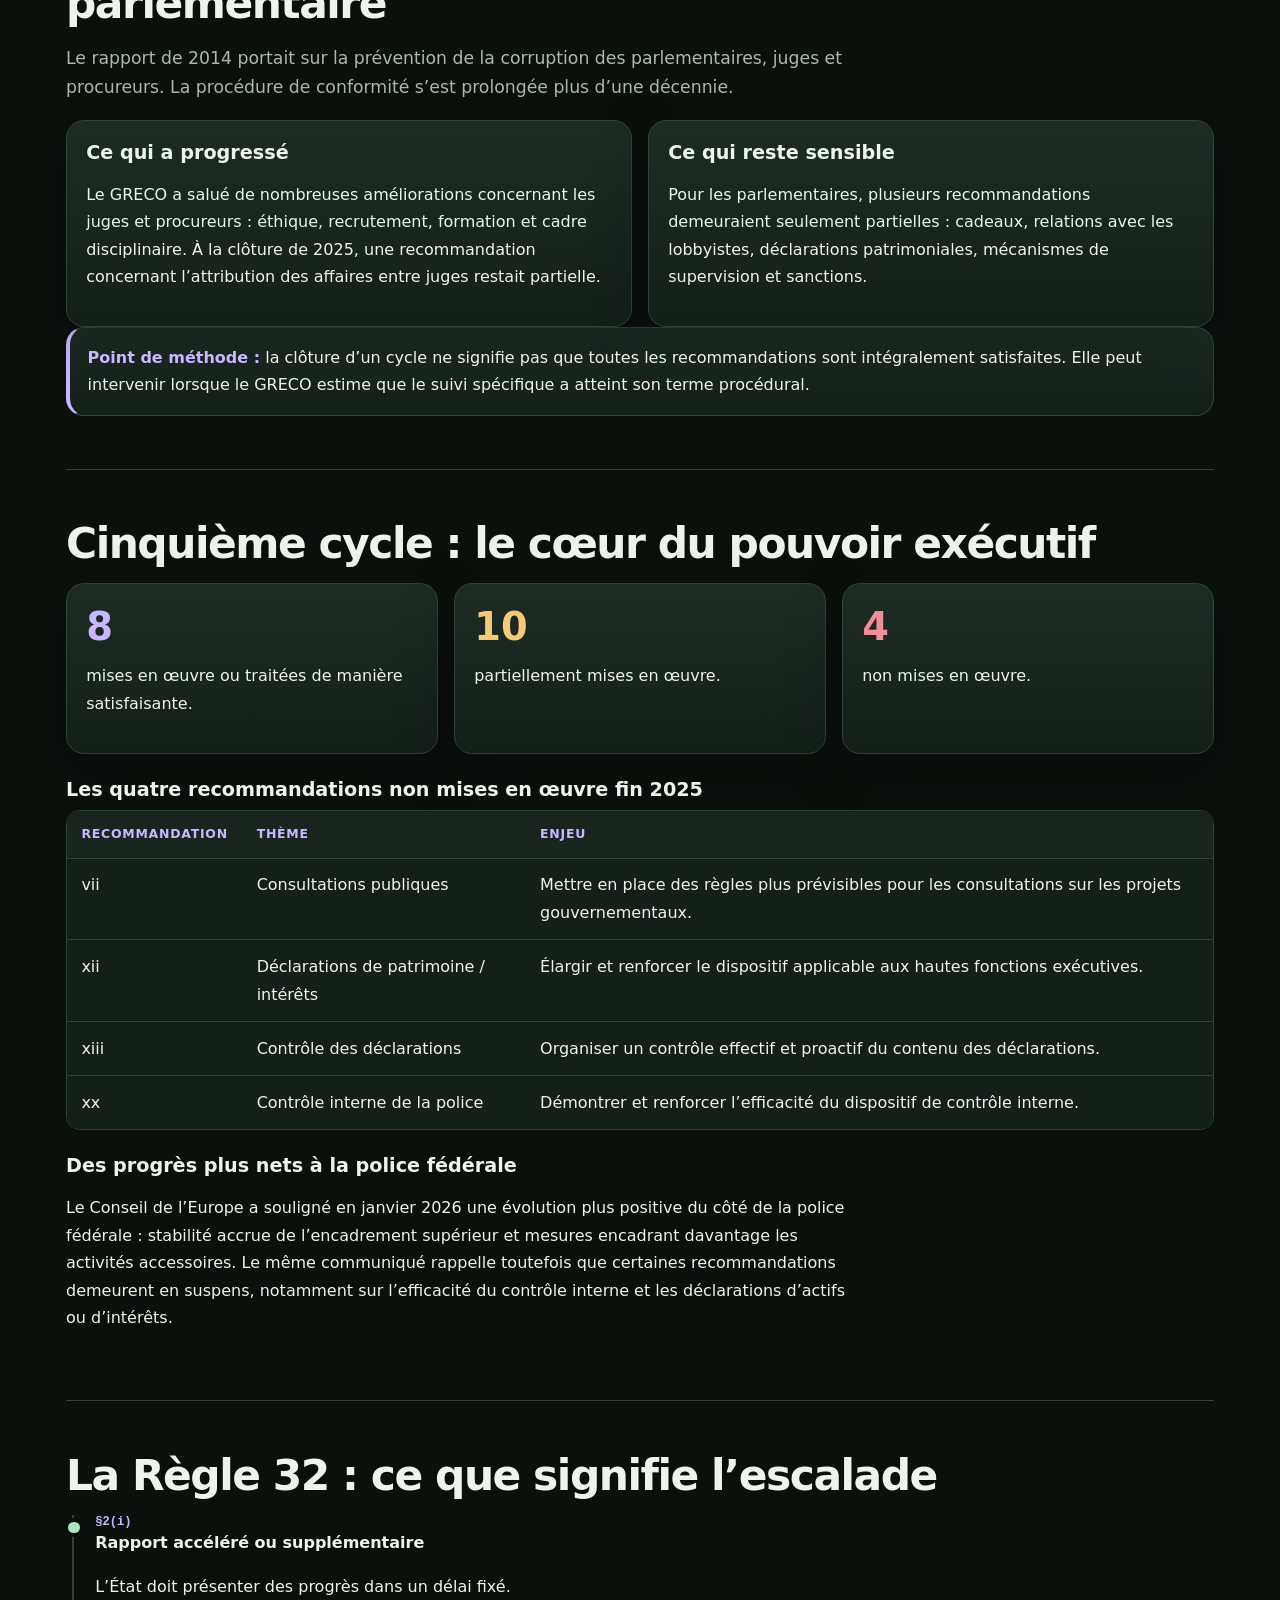
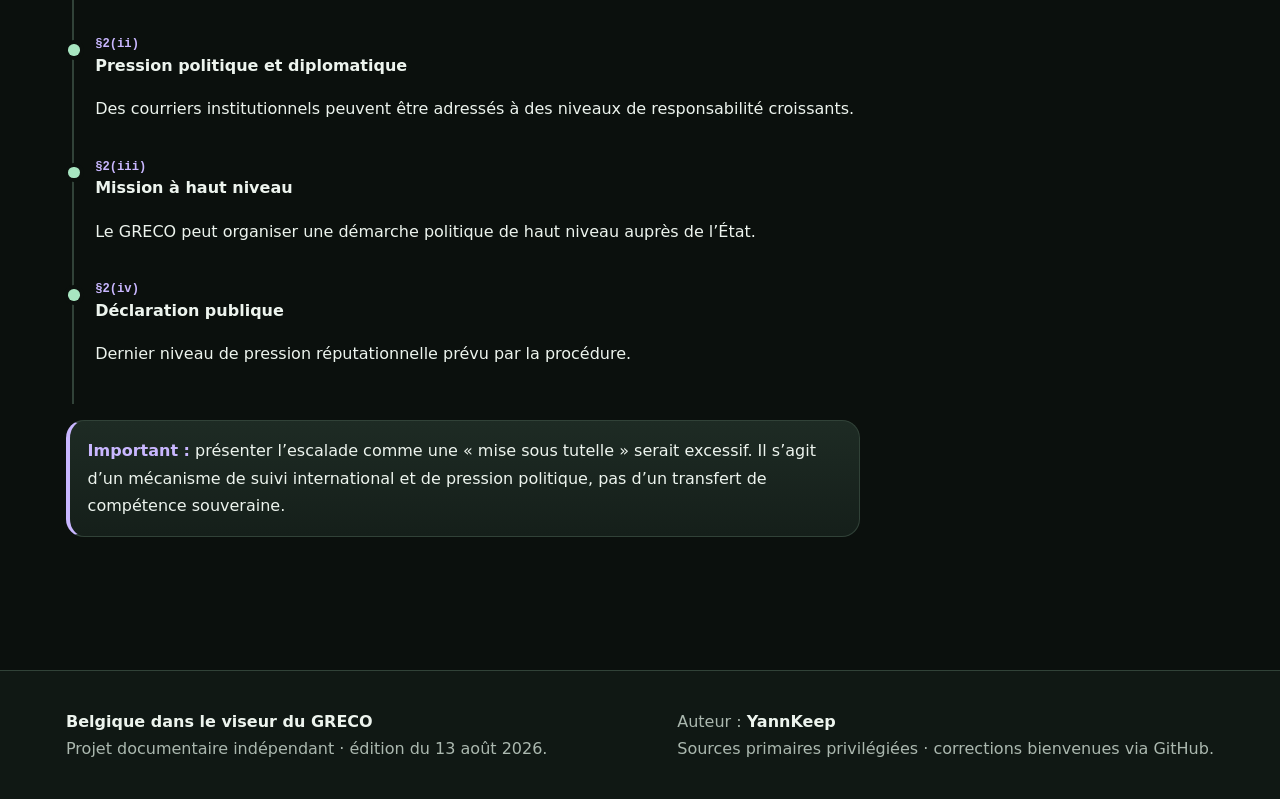
<file: cycles.html>
<!doctype html><html lang="fr-BE"><head>
<meta charset="utf-8"><meta name="viewport" content="width=device-width,initial-scale=1">
<title>Cycles du GRECO en Belgique — chronologie et conformité</title><meta name="description" content="Chronologie des cycles du GRECO concernant la Belgique, avec analyse du 4e cycle et du 5e cycle, recommandations satisfaites, partielles et non mises en œuvre.">
<meta name="robots" content="index,follow,max-image-preview:large"><meta name="author" content="YannKeep">
<link rel="canonical" href="https://yannkeep.github.io/greco-belgique/cycles.html"><link rel="stylesheet" href="assets/styles.css">
<meta property="og:type" content="article"><meta property="og:locale" content="fr_BE"><meta property="og:site_name" content="Belgique dans le viseur du GRECO">
<meta property="og:title" content="Cycles du GRECO en Belgique — chronologie et conformité"><meta property="og:description" content="Chronologie des cycles du GRECO concernant la Belgique, avec analyse du 4e cycle et du 5e cycle, recommandations satisfaites, partielles et non mises en œuvre."><meta property="og:url" content="https://yannkeep.github.io/greco-belgique/cycles.html">
<meta name="twitter:card" content="summary"><meta name="theme-color" content="#0b100d">
<script type="application/ld+json">{"@context":"https://schema.org","@type":"Article","headline":"Cycles du GRECO en Belgique — chronologie et conformité","name":"Cycles du GRECO en Belgique — chronologie et conformité","description":"Chronologie des cycles du GRECO concernant la Belgique, avec analyse du 4e cycle et du 5e cycle, recommandations satisfaites, partielles et non mises en œuvre.","inLanguage":"fr-BE","dateModified":"2026-08-13","author":{"@type":"Person","name":"YannKeep"},"publisher":{"@type":"Person","name":"YannKeep"},"url":"https://yannkeep.github.io/greco-belgique/cycles.html","isPartOf":{"@type":"WebSite","name":"Belgique dans le viseur du GRECO","url":"https://yannkeep.github.io/greco-belgique/"}}</script>
</head><body><a class="skip" href="#contenu">Aller au contenu</a><div class="sitebar"><nav class="nav" aria-label="Navigation principale">
<a class="brand" href="index.html"><span class="mark" aria-hidden="true"></span><span>GRECO · Belgique</span></a>
<div class="navlinks"><a href="index.html" >Accueil</a><a href="cycles.html" aria-current="page">Cycles GRECO</a><a href="article-32.html" >Article 32</a><a href="analyse.html" >Analyse</a><a href="sources.html" >Sources</a></div>
<button class="theme" type="button" data-theme-toggle aria-label="Activer le thème clair">◐</button>
</nav></div>
<main id="contenu">
<header class="hero"><div><p class="eyebrow">Dossier · cycles d’évaluation</p><h1>Du financement politique aux <span>hautes fonctions</span></h1><p class="lede">Lecture chronologique des évaluations GRECO de la Belgique, avec un focus sur les troisième, quatrième et cinquième cycles.</p></div><aside class="hero-card"><div class="eyebrow">5e cycle</div><div class="big">22</div><p>recommandations adressées à la Belgique, dont 14 restaient inachevées fin 2025.</p></aside></header>
<section><h2>Tableau de bord des cycles</h2><div class="table-wrap"><table><thead><tr><th>Cycle</th><th>Objet</th><th>Repère belge</th><th>Lecture</th></tr></thead><tbody>
<tr><td>1er</td><td>Indépendance et efficacité des organes de prévention et de poursuite</td><td>Début des années 2000</td><td>Cycle ancien, largement mis en œuvre selon les synthèses ultérieures.</td></tr>
<tr><td>2e</td><td>Administration publique, saisies/confiscations, personnes morales</td><td>Années 2000</td><td>Conformité moins complète que le premier cycle.</td></tr>
<tr><td>3e</td><td>Incriminations et transparence du financement politique</td><td>2009–2017</td><td>Premier recours belge marquant à la procédure de non-conformité.</td></tr>
<tr><td>4e</td><td>Parlementaires, juges et procureurs</td><td>2014–2025</td><td>Fort contraste : avancées judiciaires, blocages politiques persistants.</td></tr>
<tr><td>5e</td><td>Hautes fonctions de l’exécutif et services répressifs</td><td>2020–en cours</td><td>8/22 satisfaisantes fin 2025 ; rapport supplémentaire exigé en 2026.</td></tr>
<tr><td>6e</td><td>Prévention de la corruption au niveau infranational</td><td>Lancé en 2025</td><td>Cycle européen nouveau ; pas de rapport belge publié dans le corpus de référence à la date de cette édition.</td></tr>
</tbody></table></div></section>

<section><h2>Quatrième cycle : l’épreuve de l’auto-régulation parlementaire</h2><p class="section-intro">Le rapport de 2014 portait sur la prévention de la corruption des parlementaires, juges et procureurs. La procédure de conformité s’est prolongée plus d’une décennie.</p>
<div class="grid">
<article class="card wide"><h3>Ce qui a progressé</h3><p>Le GRECO a salué de nombreuses améliorations concernant les juges et procureurs : éthique, recrutement, formation et cadre disciplinaire. À la clôture de 2025, une recommandation concernant l’attribution des affaires entre juges restait partielle.</p></article>
<article class="card wide"><h3>Ce qui reste sensible</h3><p>Pour les parlementaires, plusieurs recommandations demeuraient seulement partielles : cadeaux, relations avec les lobbyistes, déclarations patrimoniales, mécanismes de supervision et sanctions.</p></article>
</div>
<div class="note"><strong>Point de méthode :</strong> la clôture d’un cycle ne signifie pas que toutes les recommandations sont intégralement satisfaites. Elle peut intervenir lorsque le GRECO estime que le suivi spécifique a atteint son terme procédural.</div></section>

<section><h2>Cinquième cycle : le cœur du pouvoir exécutif</h2><div class="grid">
<article class="card"><div class="kpi">8</div><p>mises en œuvre ou traitées de manière satisfaisante.</p></article>
<article class="card"><div class="kpi" style="color:var(--warn)">10</div><p>partiellement mises en œuvre.</p></article>
<article class="card"><div class="kpi" style="color:var(--danger)">4</div><p>non mises en œuvre.</p></article>
</div>
<h3>Les quatre recommandations non mises en œuvre fin 2025</h3>
<div class="table-wrap"><table><thead><tr><th>Recommandation</th><th>Thème</th><th>Enjeu</th></tr></thead><tbody>
<tr><td>vii</td><td>Consultations publiques</td><td>Mettre en place des règles plus prévisibles pour les consultations sur les projets gouvernementaux.</td></tr>
<tr><td>xii</td><td>Déclarations de patrimoine / intérêts</td><td>Élargir et renforcer le dispositif applicable aux hautes fonctions exécutives.</td></tr>
<tr><td>xiii</td><td>Contrôle des déclarations</td><td>Organiser un contrôle effectif et proactif du contenu des déclarations.</td></tr>
<tr><td>xx</td><td>Contrôle interne de la police</td><td>Démontrer et renforcer l’efficacité du dispositif de contrôle interne.</td></tr>
</tbody></table></div>
<h3>Des progrès plus nets à la police fédérale</h3><p>Le Conseil de l’Europe a souligné en janvier 2026 une évolution plus positive du côté de la police fédérale : stabilité accrue de l’encadrement supérieur et mesures encadrant davantage les activités accessoires. Le même communiqué rappelle toutefois que certaines recommandations demeurent en suspens, notamment sur l’efficacité du contrôle interne et les déclarations d’actifs ou d’intérêts.</p></section>

<section><h2>La Règle 32 : ce que signifie l’escalade</h2><div class="timeline">
<div class="event"><div class="date">§2(i)</div><strong>Rapport accéléré ou supplémentaire</strong><p>L’État doit présenter des progrès dans un délai fixé.</p></div>
<div class="event"><div class="date">§2(ii)</div><strong>Pression politique et diplomatique</strong><p>Des courriers institutionnels peuvent être adressés à des niveaux de responsabilité croissants.</p></div>
<div class="event"><div class="date">§2(iii)</div><strong>Mission à haut niveau</strong><p>Le GRECO peut organiser une démarche politique de haut niveau auprès de l’État.</p></div>
<div class="event"><div class="date">§2(iv)</div><strong>Déclaration publique</strong><p>Dernier niveau de pression réputationnelle prévu par la procédure.</p></div>
</div>
<p class="note"><strong>Important :</strong> présenter l’escalade comme une « mise sous tutelle » serait excessif. Il s’agit d’un mécanisme de suivi international et de pression politique, pas d’un transfert de compétence souveraine.</p></section>
</main><footer class="footer"><div class="footer-inner"><div><strong>Belgique dans le viseur du GRECO</strong><br>Projet documentaire indépendant · édition du 13 août 2026.</div><div>Auteur : <strong>YannKeep</strong><br>Sources primaires privilégiées · corrections bienvenues via GitHub.</div></div></footer><script src="assets/app.js" defer></script></body></html>
</file>
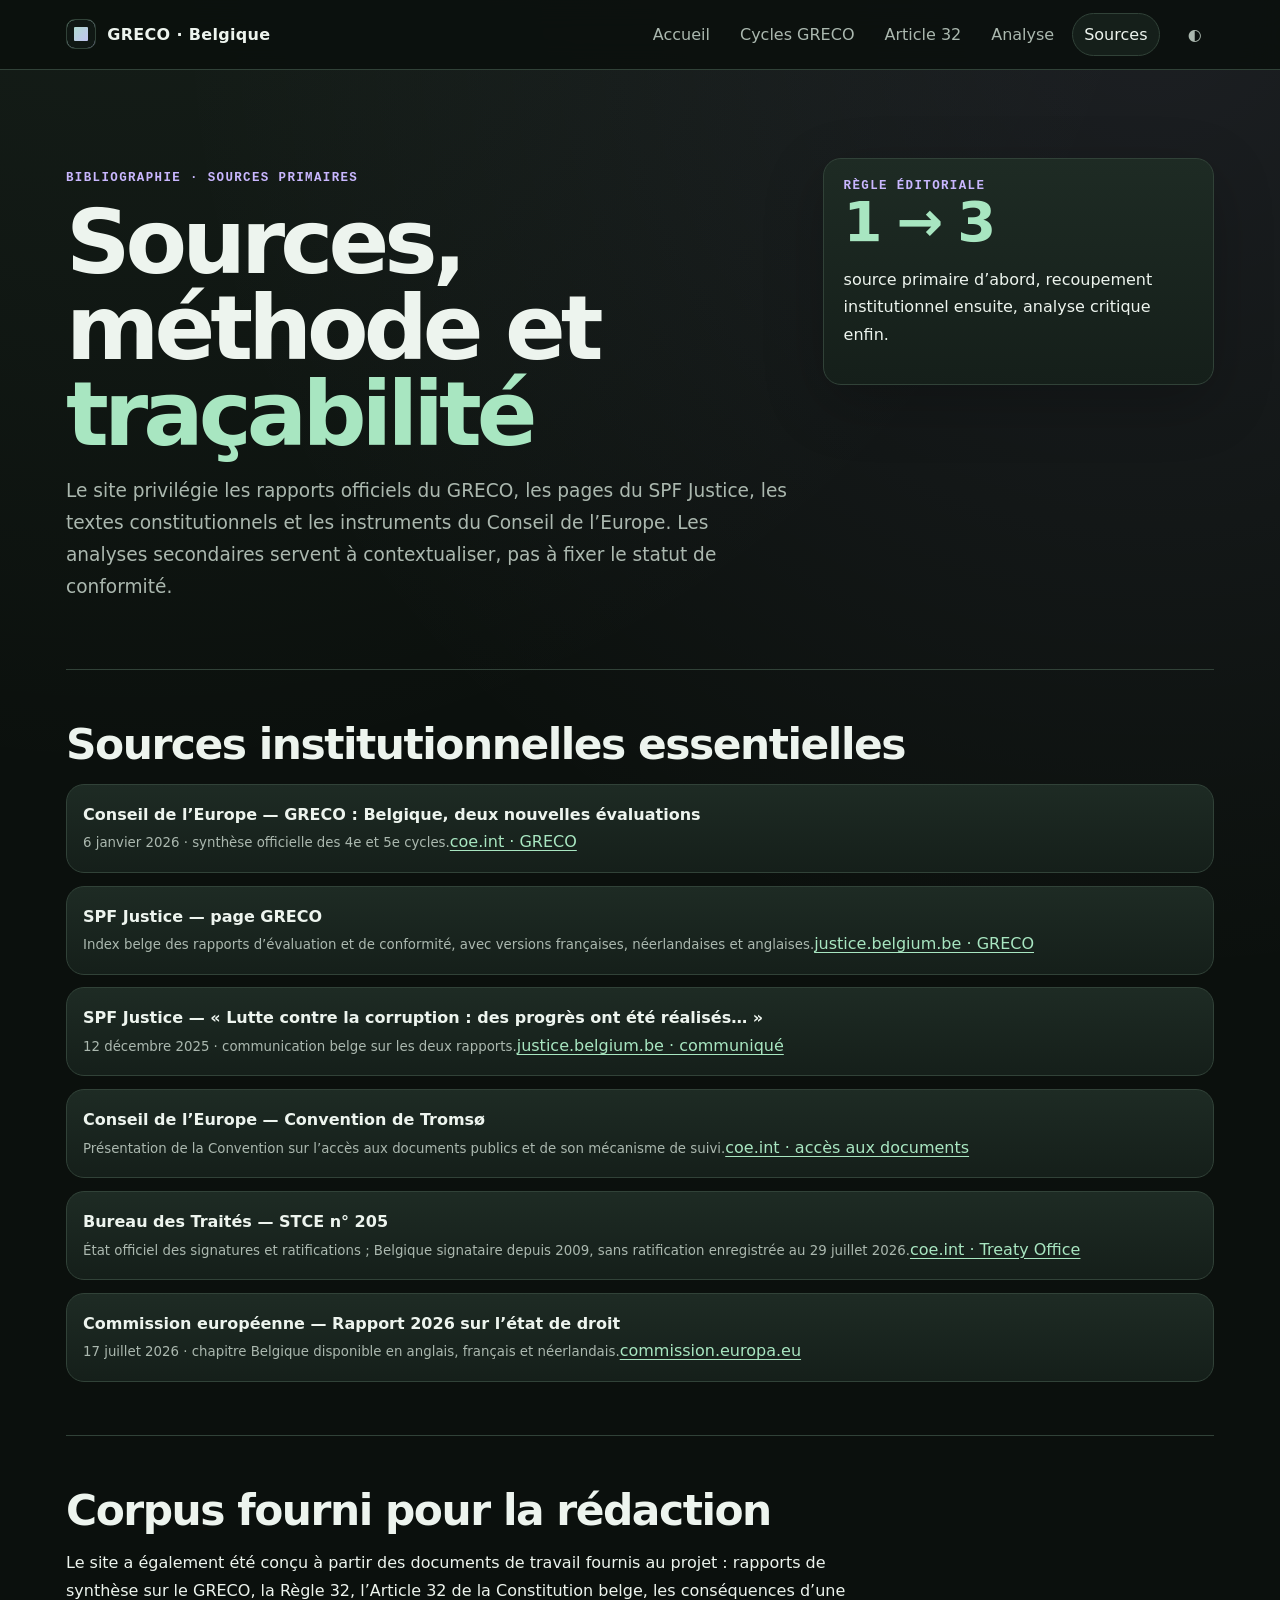
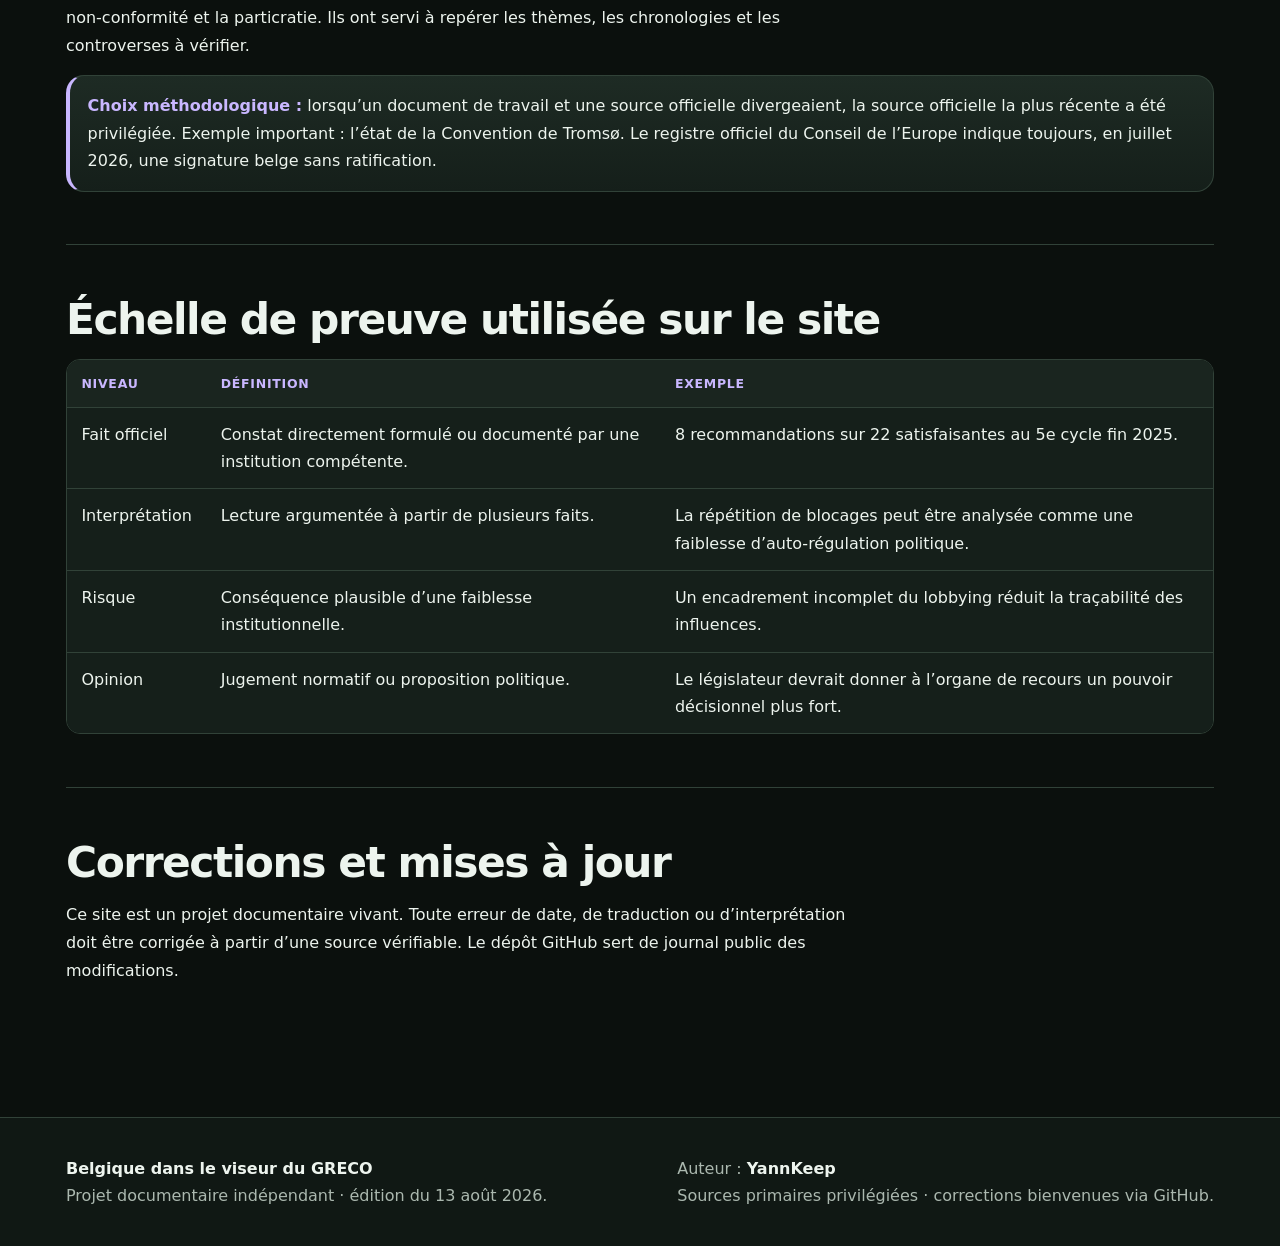
<file: sources.html>
<!doctype html><html lang="fr-BE"><head>
<meta charset="utf-8"><meta name="viewport" content="width=device-width,initial-scale=1">
<title>Sources et méthode — Belgique dans le viseur du GRECO</title><meta name="description" content="Bibliographie primaire et méthode du dossier GRECO Belgique : Conseil de l’Europe, SPF Justice, Convention de Tromsø et Rapport 2026 sur l’état de droit.">
<meta name="robots" content="index,follow,max-image-preview:large"><meta name="author" content="YannKeep">
<link rel="canonical" href="https://yannkeep.github.io/greco-belgique/sources.html"><link rel="stylesheet" href="assets/styles.css">
<meta property="og:type" content="article"><meta property="og:locale" content="fr_BE"><meta property="og:site_name" content="Belgique dans le viseur du GRECO">
<meta property="og:title" content="Sources et méthode — Belgique dans le viseur du GRECO"><meta property="og:description" content="Bibliographie primaire et méthode du dossier GRECO Belgique : Conseil de l’Europe, SPF Justice, Convention de Tromsø et Rapport 2026 sur l’état de droit."><meta property="og:url" content="https://yannkeep.github.io/greco-belgique/sources.html">
<meta name="twitter:card" content="summary"><meta name="theme-color" content="#0b100d">
<script type="application/ld+json">{"@context":"https://schema.org","@type":"CollectionPage","headline":"Sources et méthode — Belgique dans le viseur du GRECO","name":"Sources et méthode — Belgique dans le viseur du GRECO","description":"Bibliographie primaire et méthode du dossier GRECO Belgique : Conseil de l’Europe, SPF Justice, Convention de Tromsø et Rapport 2026 sur l’état de droit.","inLanguage":"fr-BE","dateModified":"2026-08-13","author":{"@type":"Person","name":"YannKeep"},"publisher":{"@type":"Person","name":"YannKeep"},"url":"https://yannkeep.github.io/greco-belgique/sources.html","isPartOf":{"@type":"WebSite","name":"Belgique dans le viseur du GRECO","url":"https://yannkeep.github.io/greco-belgique/"}}</script>
</head><body><a class="skip" href="#contenu">Aller au contenu</a><div class="sitebar"><nav class="nav" aria-label="Navigation principale">
<a class="brand" href="index.html"><span class="mark" aria-hidden="true"></span><span>GRECO · Belgique</span></a>
<div class="navlinks"><a href="index.html" >Accueil</a><a href="cycles.html" >Cycles GRECO</a><a href="article-32.html" >Article 32</a><a href="analyse.html" >Analyse</a><a href="sources.html" aria-current="page">Sources</a></div>
<button class="theme" type="button" data-theme-toggle aria-label="Activer le thème clair">◐</button>
</nav></div>
<main id="contenu">
<header class="hero"><div><p class="eyebrow">Bibliographie · sources primaires</p><h1>Sources, méthode et <span>traçabilité</span></h1><p class="lede">Le site privilégie les rapports officiels du GRECO, les pages du SPF Justice, les textes constitutionnels et les instruments du Conseil de l’Europe. Les analyses secondaires servent à contextualiser, pas à fixer le statut de conformité.</p></div><aside class="hero-card"><div class="eyebrow">Règle éditoriale</div><div class="big">1 → 3</div><p>source primaire d’abord, recoupement institutionnel ensuite, analyse critique enfin.</p></aside></header>

<section><h2>Sources institutionnelles essentielles</h2><div class="source-list">
<div class="source-card"><strong>Conseil de l’Europe — GRECO : Belgique, deux nouvelles évaluations</strong><small>6 janvier 2026 · synthèse officielle des 4e et 5e cycles.</small><a href="https://www.coe.int/en/web/greco/-/belgium-two-new-assessments-from-anti-corruption-group-greco">coe.int · GRECO</a></div>
<div class="source-card"><strong>SPF Justice — page GRECO</strong><small>Index belge des rapports d’évaluation et de conformité, avec versions françaises, néerlandaises et anglaises.</small><a href="https://justice.belgium.be/fr/themes_et_dossiers/securite_et_criminalite/corruption/sur_le_plan_international/greco">justice.belgium.be · GRECO</a></div>
<div class="source-card"><strong>SPF Justice — « Lutte contre la corruption : des progrès ont été réalisés… »</strong><small>12 décembre 2025 · communication belge sur les deux rapports.</small><a href="https://justice.belgium.be/fr/nouvelles/autres_communiques/lutte_contre_la_corruption_des_progres_ont_ete_realises_mais_il_reste">justice.belgium.be · communiqué</a></div>
<div class="source-card"><strong>Conseil de l’Europe — Convention de Tromsø</strong><small>Présentation de la Convention sur l’accès aux documents publics et de son mécanisme de suivi.</small><a href="https://www.coe.int/fr/web/access-to-official-documents">coe.int · accès aux documents</a></div>
<div class="source-card"><strong>Bureau des Traités — STCE n° 205</strong><small>État officiel des signatures et ratifications ; Belgique signataire depuis 2009, sans ratification enregistrée au 29 juillet 2026.</small><a href="https://www.coe.int/en/web/conventions/full-list/-/conventions/treaty/205/signatures?module=signatures-by-treaty&treatynum=205">coe.int · Treaty Office</a></div>
<div class="source-card"><strong>Commission européenne — Rapport 2026 sur l’état de droit</strong><small>17 juillet 2026 · chapitre Belgique disponible en anglais, français et néerlandais.</small><a href="https://commission.europa.eu/publications/2026-rule-law-report-communication-and-country-chapters_en">commission.europa.eu</a></div>
</div></section>

<section><h2>Corpus fourni pour la rédaction</h2><p>Le site a également été conçu à partir des documents de travail fournis au projet : rapports de synthèse sur le GRECO, la Règle 32, l’Article 32 de la Constitution belge, les conséquences d’une non-conformité et la particratie. Ils ont servi à repérer les thèmes, les chronologies et les controverses à vérifier.</p>
<div class="note"><strong>Choix méthodologique :</strong> lorsqu’un document de travail et une source officielle divergeaient, la source officielle la plus récente a été privilégiée. Exemple important : l’état de la Convention de Tromsø. Le registre officiel du Conseil de l’Europe indique toujours, en juillet 2026, une signature belge sans ratification.</div></section>

<section><h2>Échelle de preuve utilisée sur le site</h2><div class="table-wrap"><table><thead><tr><th>Niveau</th><th>Définition</th><th>Exemple</th></tr></thead><tbody>
<tr><td>Fait officiel</td><td>Constat directement formulé ou documenté par une institution compétente.</td><td>8 recommandations sur 22 satisfaisantes au 5e cycle fin 2025.</td></tr>
<tr><td>Interprétation</td><td>Lecture argumentée à partir de plusieurs faits.</td><td>La répétition de blocages peut être analysée comme une faiblesse d’auto-régulation politique.</td></tr>
<tr><td>Risque</td><td>Conséquence plausible d’une faiblesse institutionnelle.</td><td>Un encadrement incomplet du lobbying réduit la traçabilité des influences.</td></tr>
<tr><td>Opinion</td><td>Jugement normatif ou proposition politique.</td><td>Le législateur devrait donner à l’organe de recours un pouvoir décisionnel plus fort.</td></tr>
</tbody></table></div></section>

<section><h2>Corrections et mises à jour</h2><p>Ce site est un projet documentaire vivant. Toute erreur de date, de traduction ou d’interprétation doit être corrigée à partir d’une source vérifiable. Le dépôt GitHub sert de journal public des modifications.</p></section>
</main><footer class="footer"><div class="footer-inner"><div><strong>Belgique dans le viseur du GRECO</strong><br>Projet documentaire indépendant · édition du 13 août 2026.</div><div>Auteur : <strong>YannKeep</strong><br>Sources primaires privilégiées · corrections bienvenues via GitHub.</div></div></footer><script src="assets/app.js" defer></script></body></html>
</file>
<file: assets/styles.css>
:root{
  color-scheme:dark;
  --bg:#0b100d;--bg2:#101814;--panel:#151f1a;--panel2:#1a251f;
  --text:#edf4ee;--muted:#abb8af;--line:#314238;
  --mint:#a8e6c1;--mint2:#6fcf97;--lilac:#c9b7ff;--lilac2:#9c86e8;
  --warn:#f4ca78;--danger:#ef8f9a;--ok:#8ed6a7;
  --max:1180px;--radius:18px;--shadow:0 18px 60px rgba(0,0,0,.22);
  --sans:Inter,ui-sans-serif,system-ui,-apple-system,BlinkMacSystemFont,"Segoe UI",sans-serif;
  --serif:Georgia,"Times New Roman",serif;--mono:"SFMono-Regular",Consolas,"Liberation Mono",monospace
}
[data-theme="light"]{color-scheme:light;--bg:#f5f7f3;--bg2:#eef2ec;--panel:#fff;--panel2:#f8faf7;--text:#172019;--muted:#536258;--line:#cad5cc;--mint:#176c43;--mint2:#0f8350;--lilac:#684fc6;--lilac2:#826be0;--warn:#8a5f00;--danger:#a73242;--ok:#247248;--shadow:0 16px 50px rgba(38,50,42,.11)}
*{box-sizing:border-box}html{scroll-behavior:smooth;scroll-padding-top:88px}body{margin:0;background:radial-gradient(circle at 10% -10%,rgba(168,230,193,.08),transparent 32%),radial-gradient(circle at 90% 0%,rgba(201,183,255,.09),transparent 32%),var(--bg);color:var(--text);font:16px/1.72 var(--sans)}
a{color:var(--mint);text-decoration-thickness:.08em;text-underline-offset:.18em}a:hover{color:var(--lilac)}
img{max-width:100%}.skip{position:absolute;left:-9999px}.skip:focus{left:1rem;top:1rem;background:var(--text);color:var(--bg);padding:.6rem 1rem;z-index:999}
.sitebar{position:sticky;top:0;z-index:50;border-bottom:1px solid var(--line);background:color-mix(in srgb,var(--bg) 88%,transparent);backdrop-filter:blur(14px)}
.nav{max-width:var(--max);margin:auto;padding:.8rem 1rem;display:flex;align-items:center;gap:1rem}.brand{display:flex;gap:.7rem;align-items:center;color:var(--text);text-decoration:none;font-weight:800;letter-spacing:.02em}.mark{width:30px;height:30px;border-radius:9px;border:1px solid var(--line);background:linear-gradient(135deg,var(--mint),var(--lilac));box-shadow:inset 0 0 0 7px var(--bg2)}.navlinks{display:flex;gap:.35rem;margin-left:auto;flex-wrap:wrap;justify-content:flex-end}.navlinks a,.theme{border:1px solid transparent;border-radius:999px;padding:.42rem .7rem;color:var(--muted);text-decoration:none;background:none;font:inherit;cursor:pointer}.navlinks a:hover,.navlinks a[aria-current="page"],.theme:hover{border-color:var(--line);color:var(--text);background:var(--panel)}
main{max-width:var(--max);margin:auto;padding:0 1rem}.hero{padding:5.5rem 0 3rem;display:grid;grid-template-columns:minmax(0,1.3fr) minmax(280px,.7fr);gap:2rem;align-items:start}.eyebrow{font:700 .78rem/1.3 var(--mono);letter-spacing:.11em;text-transform:uppercase;color:var(--lilac)}h1{font-size:clamp(2.6rem,7vw,5.8rem);line-height:.96;letter-spacing:-.055em;margin:.55rem 0 1.15rem;max-width:12ch}h1 span{color:var(--mint)}.lede{max-width:68ch;font-size:1.16rem;color:var(--muted)}.hero-card,.card,.note,.source-card{background:linear-gradient(180deg,color-mix(in srgb,var(--panel) 94%,var(--mint) 6%),var(--panel));border:1px solid var(--line);border-radius:var(--radius);box-shadow:var(--shadow)}.hero-card{padding:1.2rem}.hero-card .big{font-size:3.5rem;font-weight:900;letter-spacing:-.05em;color:var(--mint);line-height:1}.hero-card small{color:var(--muted)}.meta{display:flex;gap:.5rem;flex-wrap:wrap;margin:1rem 0}.chip{display:inline-flex;align-items:center;border:1px solid var(--line);border-radius:999px;padding:.32rem .58rem;color:var(--muted);font-size:.82rem}.chip.ok{color:var(--ok)}.chip.warn{color:var(--warn)}.chip.bad{color:var(--danger)}
section{padding:3.3rem 0;border-top:1px solid var(--line)}h2{font-size:clamp(1.7rem,3.5vw,2.65rem);line-height:1.05;margin:0 0 1rem;letter-spacing:-.035em}h3{font-size:1.2rem;line-height:1.25;margin:1.5rem 0 .5rem}p{max-width:78ch}.section-intro{font-size:1.08rem;color:var(--muted);max-width:76ch}.grid{display:grid;grid-template-columns:repeat(12,1fr);gap:1rem}.card{grid-column:span 4;padding:1.2rem}.card.wide{grid-column:span 6}.card.full{grid-column:1/-1}.card h3{margin-top:0}.kpi{font-size:2.4rem;font-weight:900;line-height:1;color:var(--lilac);margin:.3rem 0}.muted{color:var(--muted)}.statusbar{display:flex;height:22px;border-radius:999px;overflow:hidden;background:var(--panel2);border:1px solid var(--line);margin:.8rem 0}.statusbar span:nth-child(1){background:var(--mint2);width:36.36%}.statusbar span:nth-child(2){background:var(--warn);width:45.45%}.statusbar span:nth-child(3){background:var(--danger);width:18.18%}
.table-wrap{overflow:auto;border:1px solid var(--line);border-radius:14px}table{width:100%;border-collapse:collapse;min-width:700px;background:var(--panel)}th,td{text-align:left;vertical-align:top;border-bottom:1px solid var(--line);padding:.8rem .9rem}th{font-size:.78rem;text-transform:uppercase;letter-spacing:.06em;color:var(--lilac);background:var(--panel2)}tr:last-child td{border-bottom:0}.timeline{border-left:2px solid var(--line);margin-left:.4rem;padding-left:1.3rem}.event{position:relative;padding:0 0 1.3rem}.event:before{content:"";position:absolute;left:-1.69rem;top:.45rem;width:.72rem;height:.72rem;border-radius:50%;background:var(--mint);box-shadow:0 0 0 4px var(--bg)}.date{font:700 .76rem/1.2 var(--mono);color:var(--lilac)}
.note{padding:1rem 1.1rem;border-left:4px solid var(--lilac);box-shadow:none}.note strong{color:var(--lilac)}blockquote{margin:1rem 0;padding:.5rem 0 .5rem 1rem;border-left:3px solid var(--mint);font-family:var(--serif);font-size:1.18rem;color:var(--muted)}
.source-list{display:grid;gap:.8rem}.source-card{padding:1rem;box-shadow:none}.source-card strong{display:block}.source-card small{color:var(--muted)}.source-card a{overflow-wrap:anywhere}
.toc{columns:2;column-gap:2rem;padding:0}.toc li{break-inside:avoid;margin:.25rem 0}.footer{margin-top:4rem;border-top:1px solid var(--line);background:var(--bg2)}.footer-inner{max-width:var(--max);margin:auto;padding:2.3rem 1rem;color:var(--muted);display:flex;gap:2rem;justify-content:space-between;flex-wrap:wrap}.footer strong{color:var(--text)}code{font-family:var(--mono);font-size:.9em;background:var(--panel2);padding:.1em .35em;border-radius:5px}
.callout{padding:1.2rem 1.3rem;border-radius:16px;background:linear-gradient(120deg,rgba(168,230,193,.08),rgba(201,183,255,.08));border:1px solid var(--line)}.callout b{color:var(--mint)}
.faq details{border-top:1px solid var(--line);padding:1rem 0}.faq details:last-child{border-bottom:1px solid var(--line)}summary{cursor:pointer;font-weight:750}
@media(max-width:850px){.hero{grid-template-columns:1fr;padding-top:3.8rem}.card,.card.wide{grid-column:1/-1}.nav{align-items:flex-start}.navlinks{display:none}.toc{columns:1}h1{max-width:14ch}}
@media print{.sitebar,.theme{display:none}body{background:#fff;color:#111}.hero-card,.card,.note,.source-card{box-shadow:none}.footer{background:#fff}}
</file>
